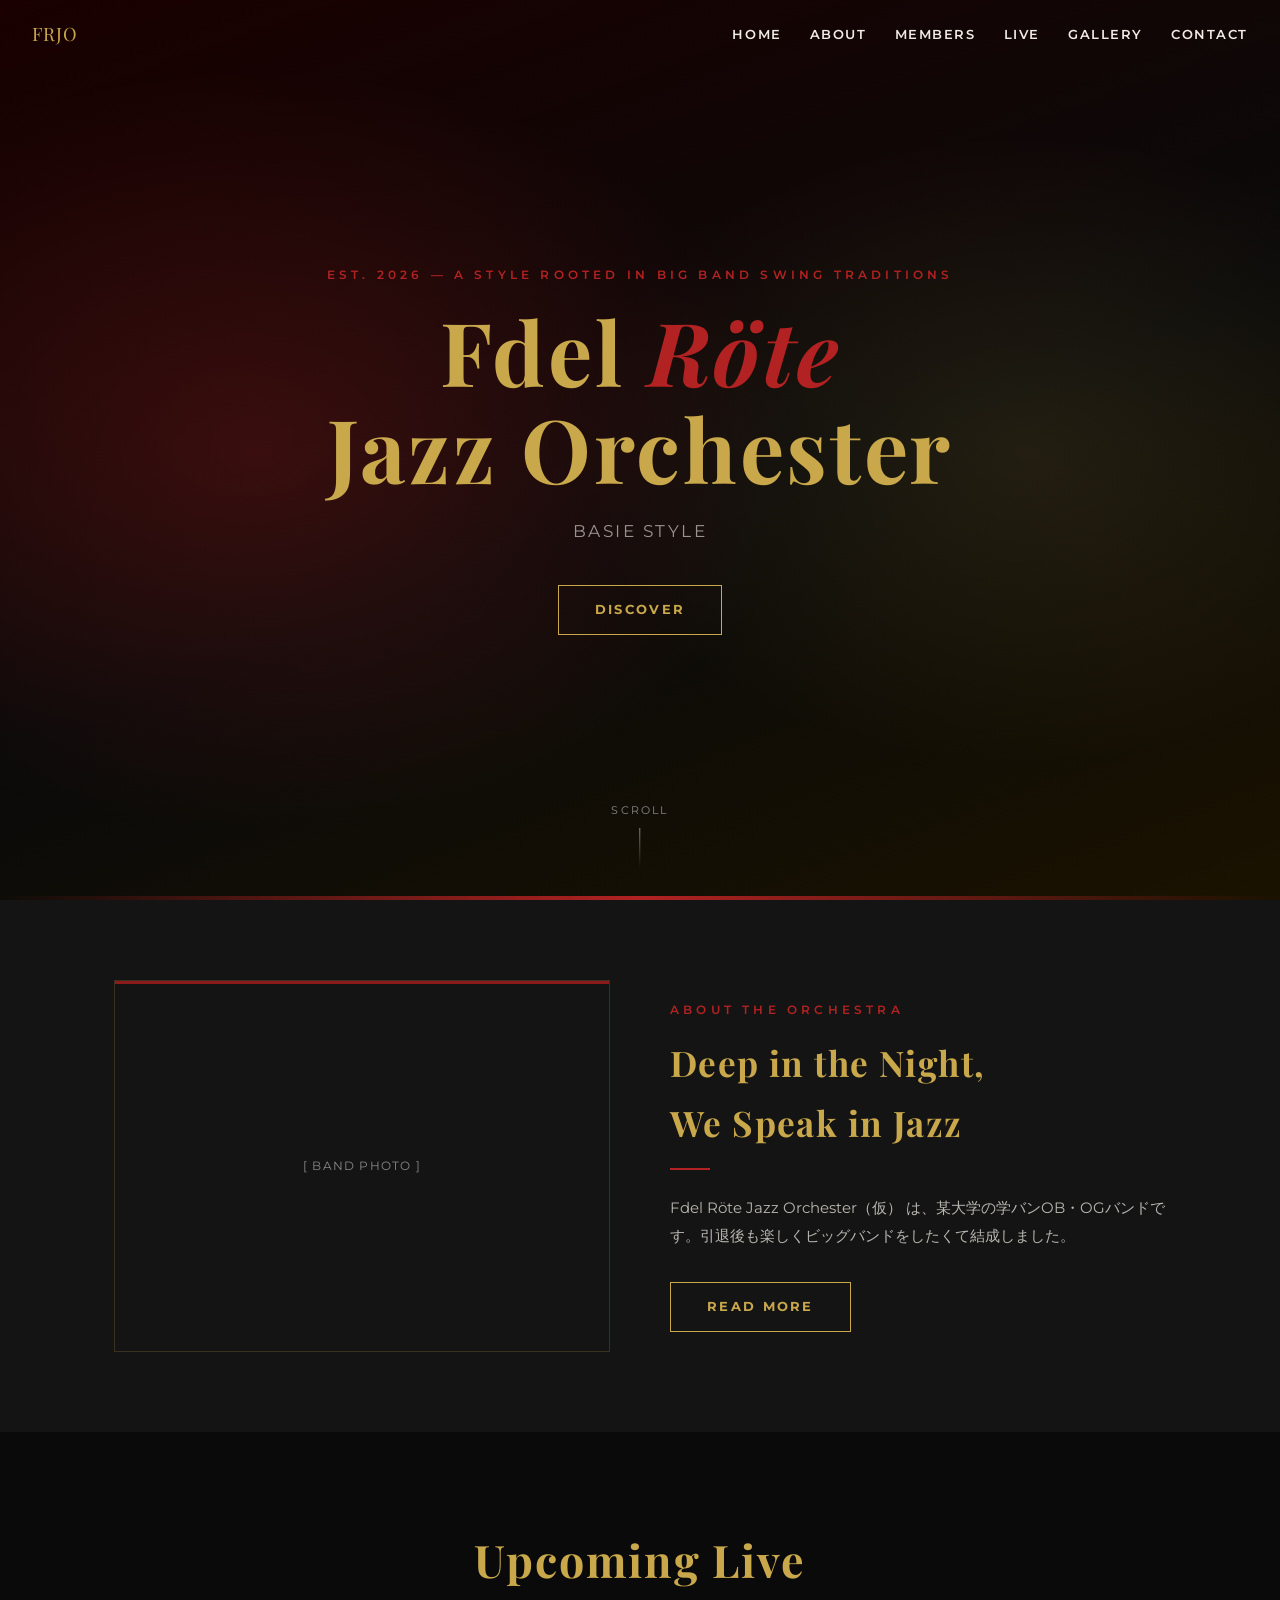
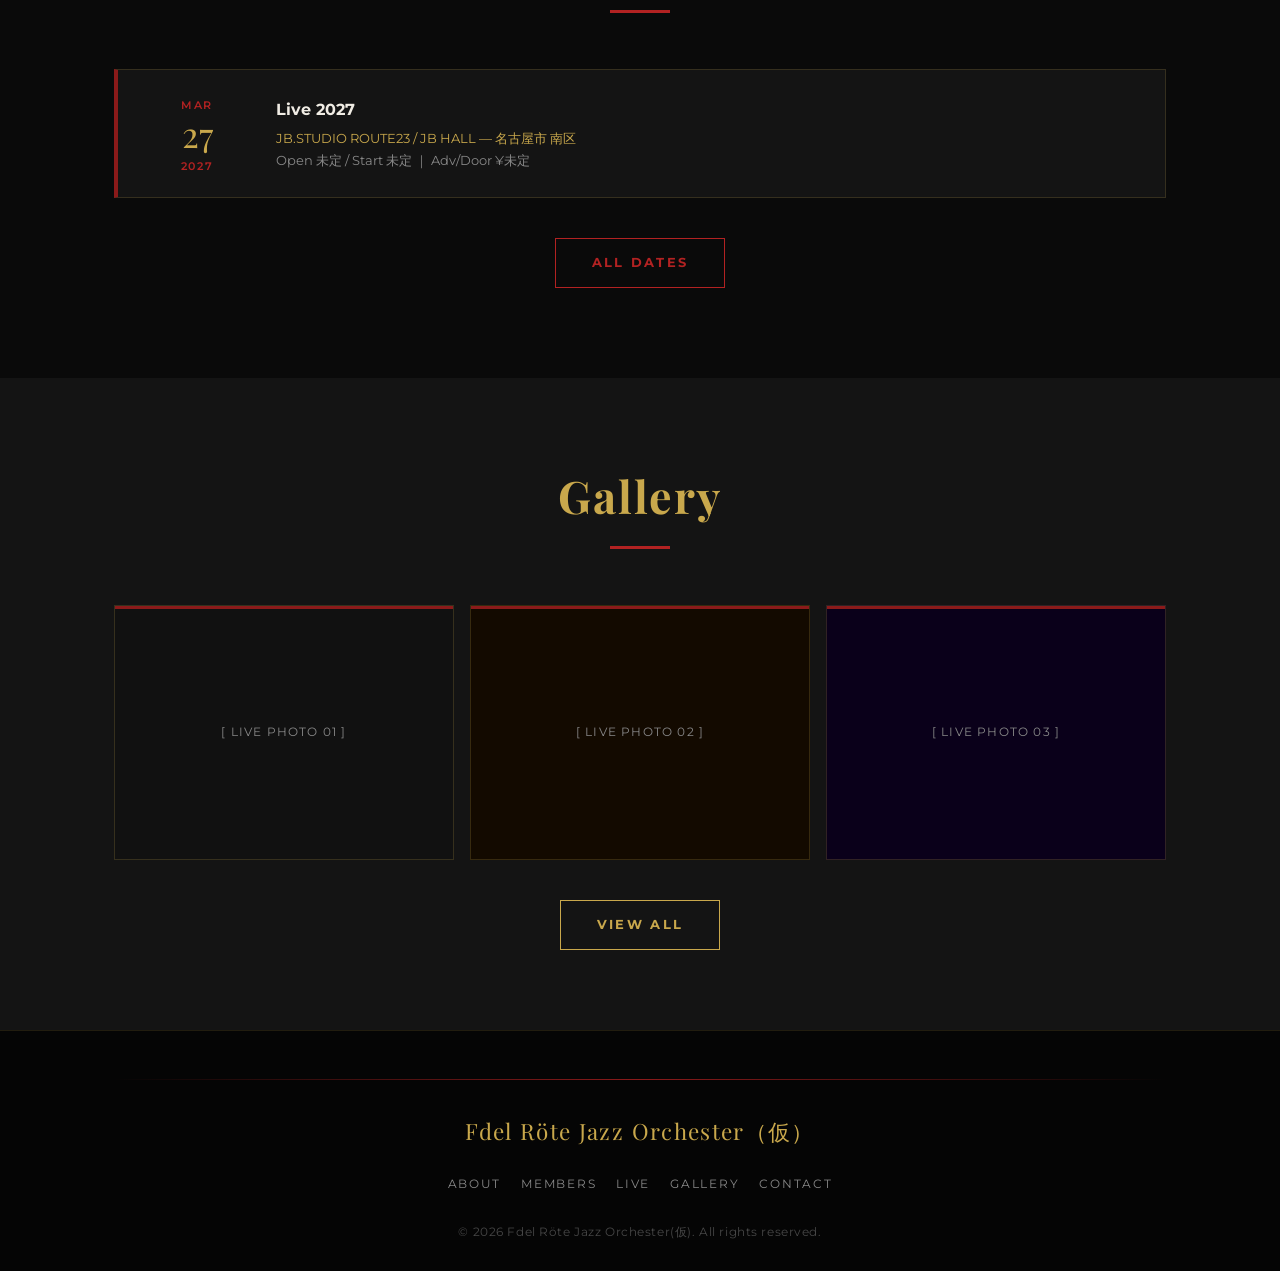
<file: index.html>
﻿<!DOCTYPE html>
<html lang="ja">
<head>
  <meta charset="UTF-8">
  <meta name="viewport" content="width=device-width, initial-scale=1.0">
  <title>Fdel Röte Jazz Orchester</title>
  <meta name="description" content="Fdel Röte Jazz Orchester（仮）">
  <link rel="icon" type="image/svg+xml" href="favicon.svg">
  <link rel="stylesheet" href="style.css">
</head>
<body>

  <!-- ===== Navigation ===== -->
  <nav id="navbar">
    <a class="nav-logo" href="index.html">FRJO</a>
    <button class="hamburger" id="hamburger" aria-label="メニュー" aria-expanded="false">
      <span></span><span></span><span></span>
    </button>
    <ul class="nav-links" id="nav-links">
      <li><a href="index.html">Home</a></li>
      <li><a href="about.html">About</a></li>
      <li><a href="members.html">Members</a></li>
      <li><a href="live.html">Live</a></li>
      <li><a href="gallery.html">Gallery</a></li>
      <li><a href="contact.html">Contact</a></li>
    </ul>
  </nav>

  <!-- ===== Hero ===== -->
  <section id="hero">
    <div class="hero-bg"></div>
    <div class="hero-content">
      <p class="hero-sub">Est. 2026 — A style rooted in big band swing traditions</p>
      <h1 class="hero-title">
        Fdel <span class="accent">Röte</span><br>Jazz Orchester
      </h1>
      <p class="hero-tagline">Basie style</p>
      <a href="about.html" class="btn">Discover</a>
    </div>
    <div class="scroll-hint">scroll</div>
  </section>

  <!-- ===== About Snippet ===== -->
  <section class="about-snippet">
    <div class="container">
      <div class="dummy-img slide-left" style="min-height:280px;">
        [ Band Photo ]
      </div>
      <div class="slide-right">
        <p class="hero-sub" style="text-align:left;margin-bottom:12px;">About the Orchestra</p>
        <h2 class="section-title" style="text-align:left;font-size:clamp(1.5rem,3vw,2.2rem);">
          Deep in the Night,<br>We Speak in Jazz
        </h2>
        <div style="width:40px;height:2px;background:var(--crimson-lt);margin:16px 0 24px;"></div>
        <p style="color:rgba(240,236,228,.75);line-height:1.85;">
          Fdel Röte Jazz Orchester（仮） は、某大学の学バンOB・OGバンドです。引退後も楽しくビッグバンドをしたくて結成しました。
        </p>
        <a href="about.html" class="btn mt-32" style="display:inline-block;">Read More</a>
      </div>
    </div>
  </section>

  <!-- ===== Latest Live ===== -->
  <section class="section">
    <div class="container">
      <h2 class="section-title">Upcoming Live</h2>
      <div class="divider"></div>
      <ul class="live-list">
        <li class="live-item slide-up">
          <div class="live-date">
            <span class="month">Mar</span>
            <div class="day">27</div>
            <span class="month">2027</span>
          </div>
          <div class="live-info">
            <h3>Live 2027</h3>
            <p class="venue">JB.STUDIO ROUTE23 / JB HALL — 名古屋市 南区</p>
            <p>Open 未定 / Start 未定 ｜ Adv/Door ¥未定</p>
          </div>
        </li>
      </ul>
      <div style="text-align:center;margin-top:40px;">
        <a href="live.html" class="btn btn-crimson">All Dates</a>
      </div>
    </div>
  </section>

  <!-- ===== Gallery Teaser ===== -->
  <section class="section" style="background:var(--dark);padding-top:80px;padding-bottom:80px;">
    <div class="container">
      <h2 class="section-title">Gallery</h2>
      <div class="divider"></div>
      <div class="gallery-grid">
        <div class="gallery-item slide-up">
          <div class="dummy-img" style="height:100%;background:#111;">[ Live Photo 01 ]</div>
          <div class="gallery-overlay"><h3>Everyday Moments</h3><p>Aug 2025</p></div>
        </div>
        <div class="gallery-item slide-up">
          <div class="dummy-img" style="height:100%;background:#130a00;">[ Live Photo 02 ]</div>
          <div class="gallery-overlay"><h3>Everyday Moments</h3><p>May 2025</p></div>
        </div>
        <div class="gallery-item slide-up">
          <div class="dummy-img" style="height:100%;background:#0a001a;">[ Live Photo 03 ]</div>
          <div class="gallery-overlay"><h3>Everyday Moments</h3><p>Jan 2025</p></div>
        </div>
      </div>
      <div style="text-align:center;margin-top:40px;">
        <a href="gallery.html" class="btn">View All</a>
      </div>
    </div>
  </section>

  <!-- ===== Footer ===== -->
  <footer>
    <div class="container">
      <div class="crimson-rule"></div>
      <div class="footer-logo">Fdel Röte Jazz Orchester（仮）</div>
      <ul class="footer-nav">
        <li><a href="about.html">About</a></li>
        <li><a href="members.html">Members</a></li>
        <li><a href="live.html">Live</a></li>
        <li><a href="gallery.html">Gallery</a></li>
        <li><a href="contact.html">Contact</a></li>
      </ul>
      <p class="footer-copy">&copy; 2026 Fdel Röte Jazz Orchester(仮). All rights reserved.</p>
    </div>
  </footer>

  <script src="script.js"></script>
</body>
</html>
</file>
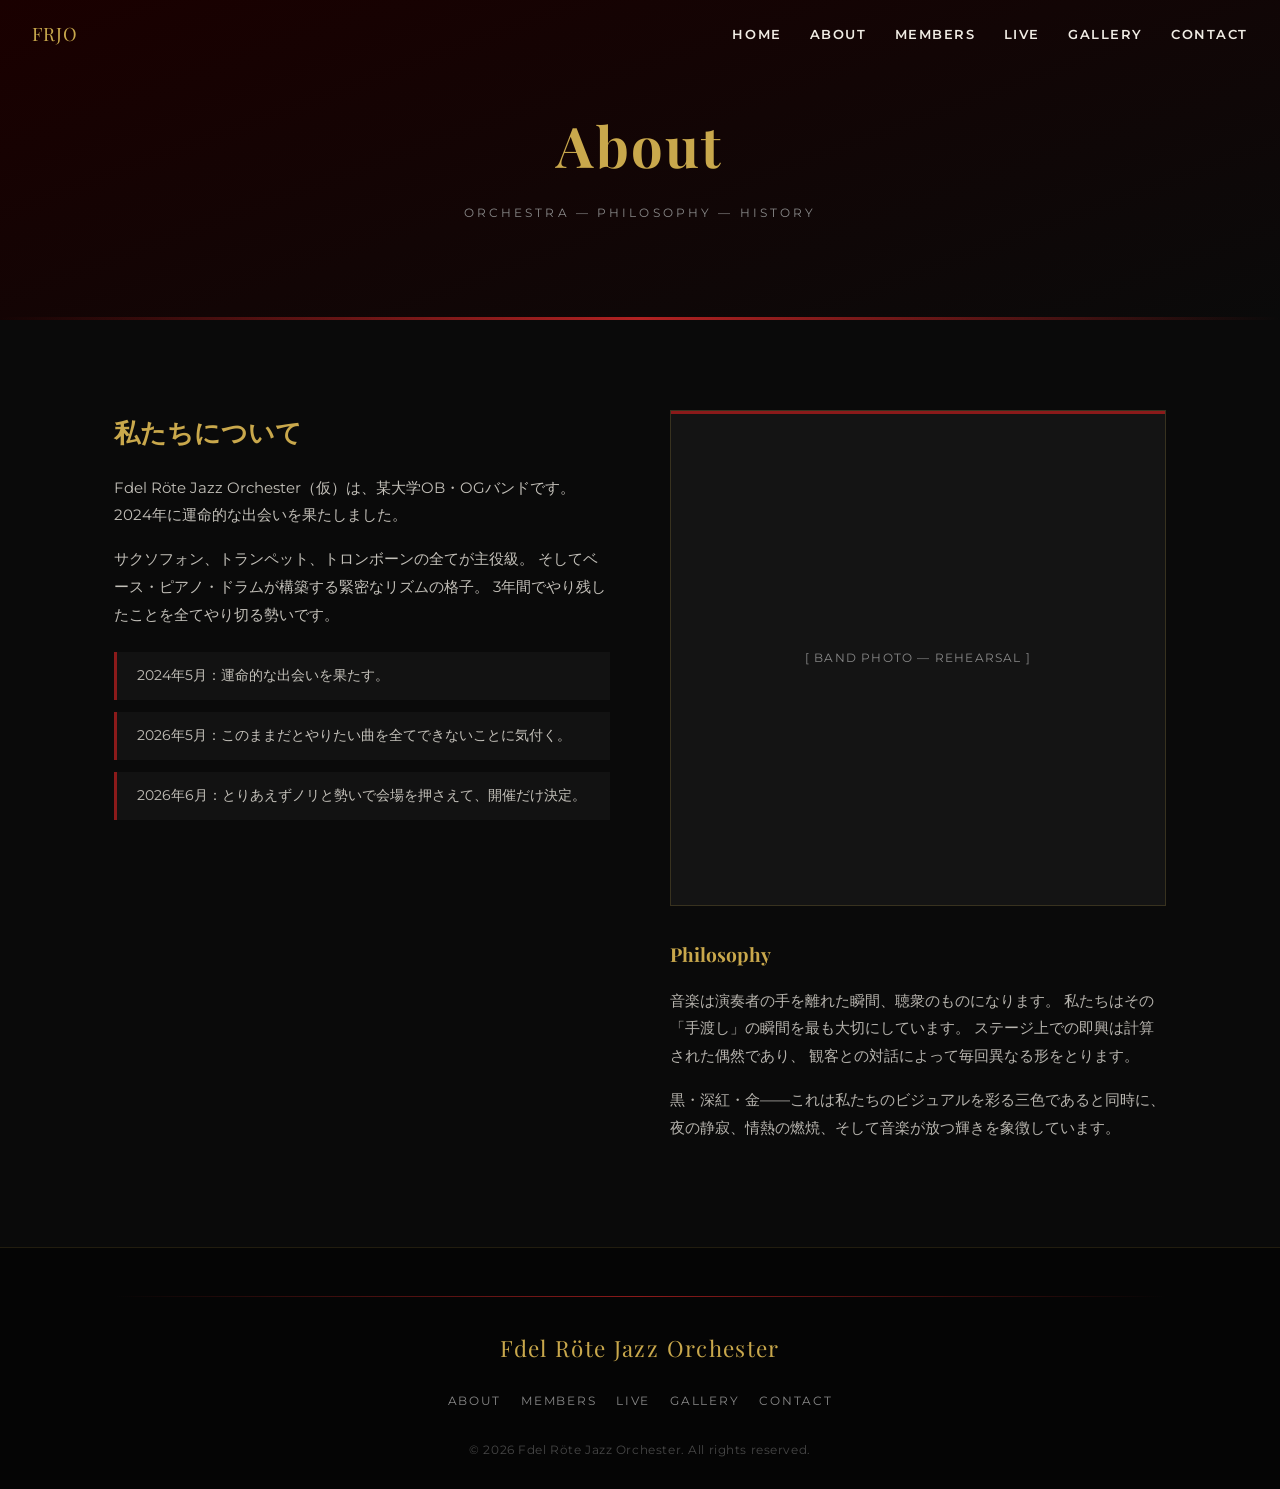
<file: about.html>
﻿<!DOCTYPE html>
<html lang="ja">
<head>
  <meta charset="UTF-8">
  <meta name="viewport" content="width=device-width, initial-scale=1.0">
  <title>About — Fdel Röte Jazz Orchester</title>
  <meta name="description" content="Fdel Röte Jazz Orchester のバンド紹介・活動コンセプト。">
  <link rel="icon" type="image/svg+xml" href="favicon.svg">
  <link rel="stylesheet" href="style.css">
</head>
<body>

  <nav id="navbar">
    <a class="nav-logo" href="index.html">FRJO</a>
    <button class="hamburger" id="hamburger" aria-label="メニュー" aria-expanded="false">
      <span></span><span></span><span></span>
    </button>
    <ul class="nav-links" id="nav-links">
      <li><a href="index.html">Home</a></li>
      <li><a href="about.html">About</a></li>
      <li><a href="members.html">Members</a></li>
      <li><a href="live.html">Live</a></li>
      <li><a href="gallery.html">Gallery</a></li>
      <li><a href="contact.html">Contact</a></li>
    </ul>
  </nav>

  <div class="page-hero">
    <div>
      <h1 class="section-title" style="margin-bottom:0;">About</h1>
      <p>Orchestra — Philosophy — History</p>
    </div>
  </div>

  <section class="section">
    <div class="container">
      <div class="about-content">
        <!-- Left: text -->
        <div class="slide-left">
          <h2 style="font-size:1.6rem;margin-bottom:20px;">私たちについて</h2>
          <p>
            Fdel Röte Jazz Orchester（仮）は、某大学OB・OGバンドです。
            2024年に運命的な出会いを果たしました。
          </p>
          <p>
            サクソフォン、トランペット、トロンボーンの全てが主役級。
            そしてベース・ピアノ・ドラムが構築する緊密なリズムの格子。
            3年間でやり残したことを全てやり切る勢いです。
          </p>

          <ul class="about-highlights">
            <li>2024年5月：運命的な出会いを果たす。</li>
            <li>2026年5月：このままだとやりたい曲を全てできないことに気付く。</li>
            <li>2026年6月：とりあえずノリと勢いで会場を押さえて、開催だけ決定。</li>
          </ul>
        </div>

        <!-- Right: image + philosophy -->
        <div class="slide-right">
          <div class="dummy-img" style="aspect-ratio:1;margin-bottom:32px;">[ Band Photo — Rehearsal ]</div>

          <h2 style="font-size:1.2rem;margin-bottom:16px;">Philosophy</h2>
          <p style="color:rgba(240,236,228,.75);">
            音楽は演奏者の手を離れた瞬間、聴衆のものになります。
            私たちはその「手渡し」の瞬間を最も大切にしています。
            ステージ上での即興は計算された偶然であり、
            観客との対話によって毎回異なる形をとります。
          </p>
          <p style="color:rgba(240,236,228,.75);">
            黒・深紅・金——これは私たちのビジュアルを彩る三色であると同時に、
            夜の静寂、情熱の燃焼、そして音楽が放つ輝きを象徴しています。
          </p>
        </div>
      </div>
    </div>
  </section>

  <footer>
    <div class="container">
      <div class="crimson-rule"></div>
      <div class="footer-logo">Fdel Röte Jazz Orchester</div>
      <ul class="footer-nav">
        <li><a href="about.html">About</a></li>
        <li><a href="members.html">Members</a></li>
        <li><a href="live.html">Live</a></li>
        <li><a href="gallery.html">Gallery</a></li>
        <li><a href="contact.html">Contact</a></li>
      </ul>
      <p class="footer-copy">&copy; 2026 Fdel Röte Jazz Orchester. All rights reserved.</p>
    </div>
  </footer>

  <script src="script.js"></script>
</body>
</html>
</file>
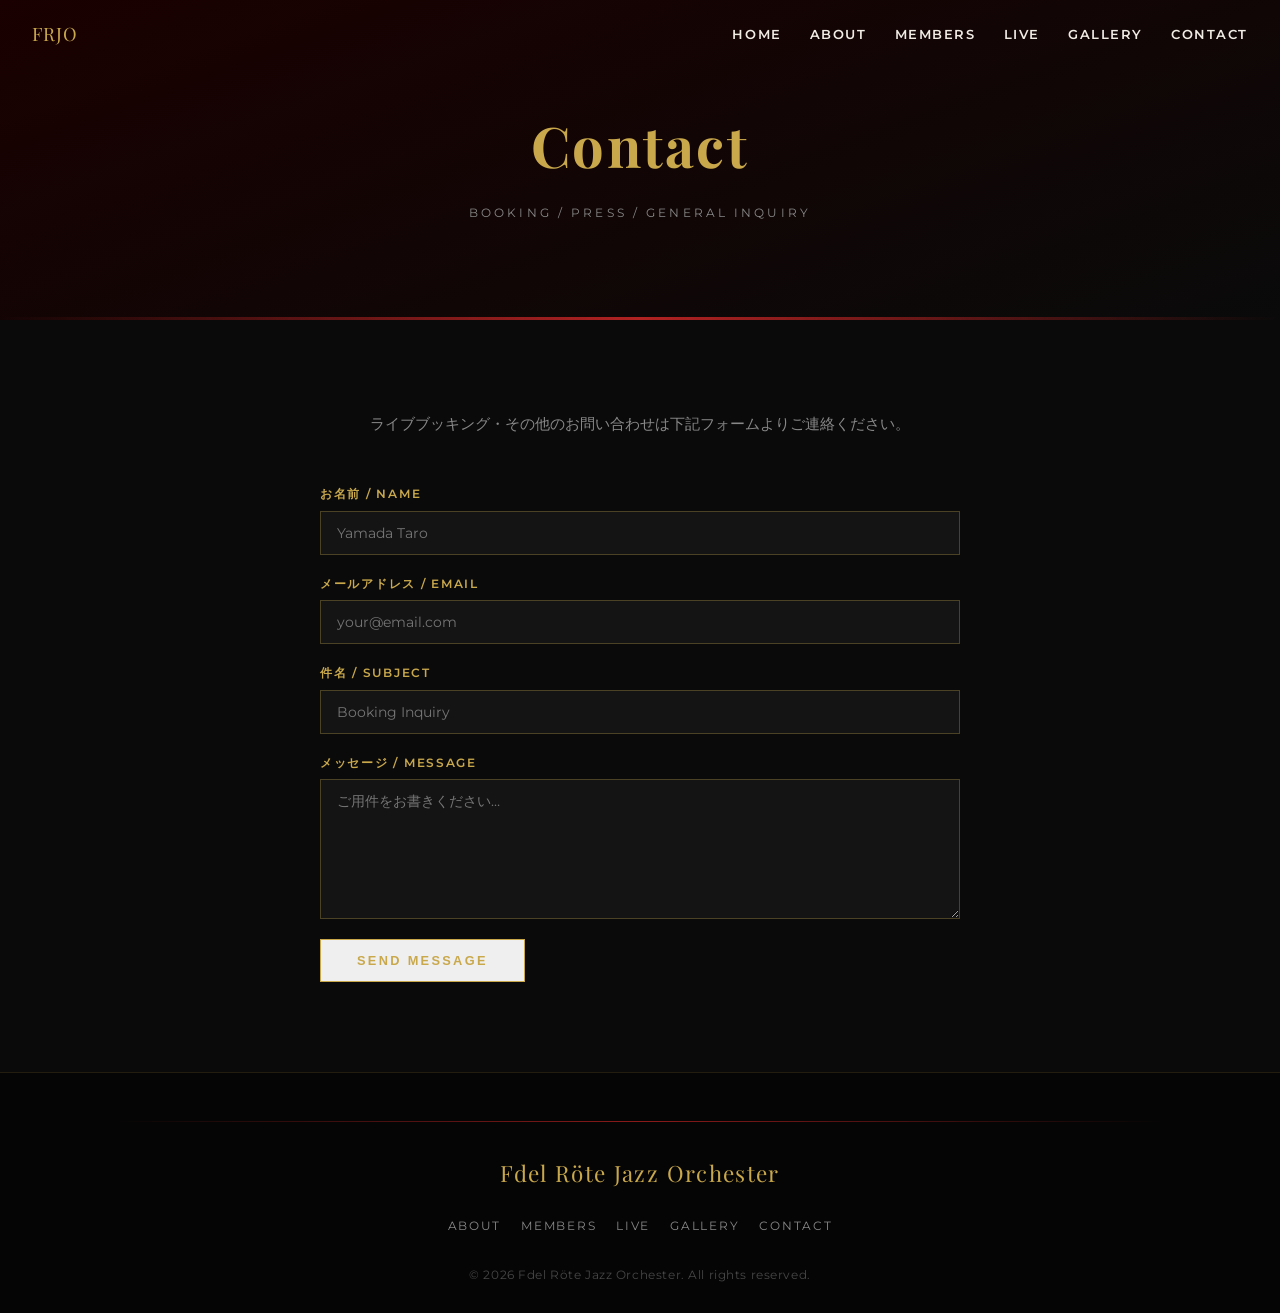
<file: contact.html>
﻿<!DOCTYPE html>
<html lang="ja">
<head>
  <meta charset="UTF-8">
  <meta name="viewport" content="width=device-width, initial-scale=1.0">
  <title>Contact — Fdel Röte Jazz Orchester</title>
  <link rel="icon" type="image/svg+xml" href="favicon.svg">
  <link rel="stylesheet" href="style.css">
</head>
<body>

  <nav id="navbar">
    <a class="nav-logo" href="index.html">FRJO</a>
    <button class="hamburger" id="hamburger" aria-label="メニュー" aria-expanded="false">
      <span></span><span></span><span></span>
    </button>
    <ul class="nav-links" id="nav-links">
      <li><a href="index.html">Home</a></li>
      <li><a href="about.html">About</a></li>
      <li><a href="members.html">Members</a></li>
      <li><a href="live.html">Live</a></li>
      <li><a href="gallery.html">Gallery</a></li>
      <li><a href="contact.html">Contact</a></li>
    </ul>
  </nav>

  <div class="page-hero">
    <div>
      <h1 class="section-title" style="margin-bottom:0;">Contact</h1>
      <p>Booking / Press / General Inquiry</p>
    </div>
  </div>

  <section class="section">
    <div class="container">
      <div style="max-width:700px;margin:0 auto;">
        <p style="text-align:center;color:var(--gray);margin-bottom:48px;line-height:1.8;">
          ライブブッキング・その他のお問い合わせは下記フォームよりご連絡ください。<br>
        </p>

        <form id="contact-form" class="contact-form slide-up" novalidate>
          <div class="form-group">
            <label for="name">お名前 / Name</label>
            <input type="text" id="name" name="name" placeholder="Yamada Taro" autocomplete="name" required>
          </div>
          <div class="form-group">
            <label for="email">メールアドレス / Email</label>
            <input type="email" id="email" name="email" placeholder="your@email.com" autocomplete="email" required>
          </div>
          <div class="form-group">
            <label for="subject">件名 / Subject</label>
            <input type="text" id="subject" name="subject" placeholder="Booking Inquiry">
          </div>
          <div class="form-group">
            <label for="message">メッセージ / Message</label>
            <textarea id="message" name="message" placeholder="ご用件をお書きください…" required></textarea>
          </div>
          <button type="submit" class="btn" style="align-self:flex-start;">Send Message</button>
          <p id="form-status" class="form-status" role="alert"></p>
        </form>
      </div>
    </div>
  </section>

  <footer>
    <div class="container">
      <div class="crimson-rule"></div>
      <div class="footer-logo">Fdel Röte Jazz Orchester</div>
      <ul class="footer-nav">
        <li><a href="about.html">About</a></li>
        <li><a href="members.html">Members</a></li>
        <li><a href="live.html">Live</a></li>
        <li><a href="gallery.html">Gallery</a></li>
        <li><a href="contact.html">Contact</a></li>
      </ul>
      <p class="footer-copy">&copy; 2026 Fdel Röte Jazz Orchester. All rights reserved.</p>
    </div>
  </footer>

  <script src="script.js"></script>
</body>
</html>
</file>
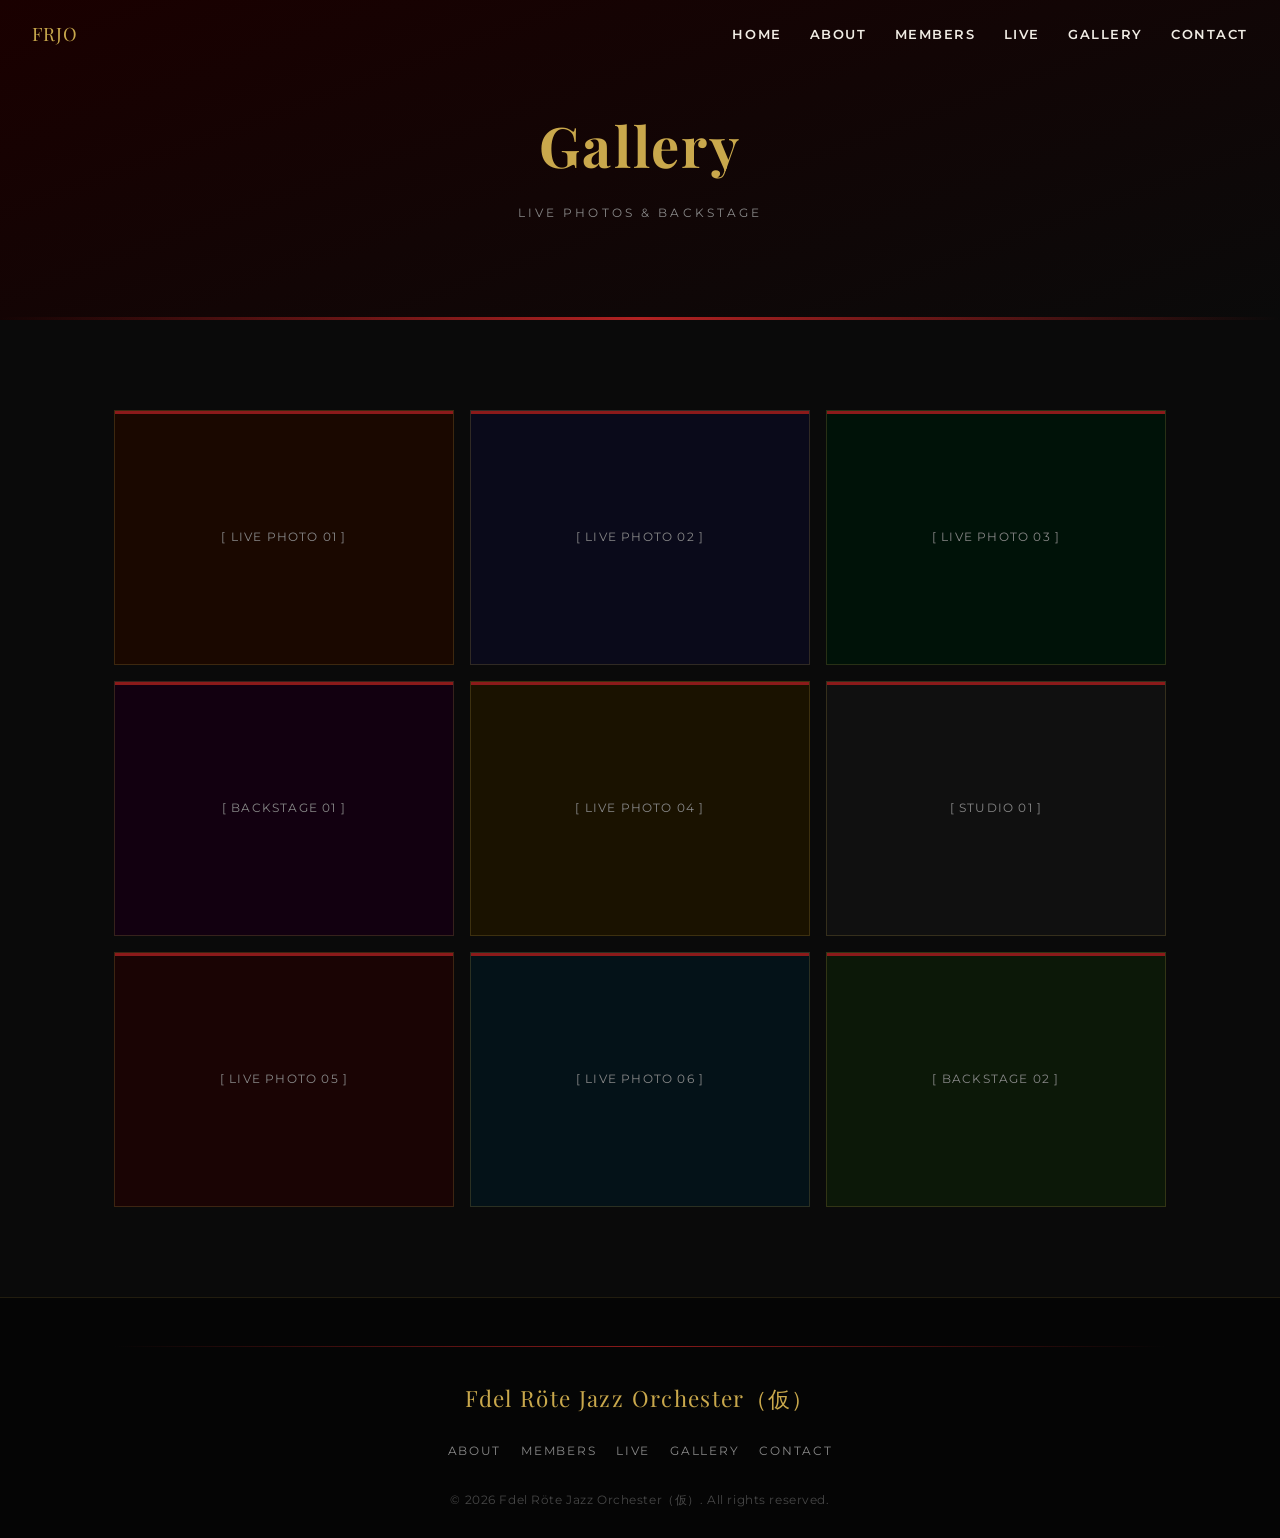
<file: gallery.html>
﻿<!DOCTYPE html>
<html lang="ja">
<head>
  <meta charset="UTF-8">
  <meta name="viewport" content="width=device-width, initial-scale=1.0">
  <title>Gallery — Fdel Röte Jazz Orchester（仮）</title>
  <link rel="icon" type="image/svg+xml" href="favicon.svg">
  <link rel="stylesheet" href="style.css">
</head>
<body>

  <nav id="navbar">
    <a class="nav-logo" href="index.html">FRJO</a>
    <button class="hamburger" id="hamburger" aria-label="メニュー" aria-expanded="false">
      <span></span><span></span><span></span>
    </button>
    <ul class="nav-links" id="nav-links">
      <li><a href="index.html">Home</a></li>
      <li><a href="about.html">About</a></li>
      <li><a href="members.html">Members</a></li>
      <li><a href="live.html">Live</a></li>
      <li><a href="gallery.html">Gallery</a></li>
      <li><a href="contact.html">Contact</a></li>
    </ul>
  </nav>

  <div class="page-hero">
    <div>
      <h1 class="section-title" style="margin-bottom:0;">Gallery</h1>
      <p>Live Photos &amp; Backstage</p>
    </div>
  </div>

  <section class="section">
    <div class="container">

      <div class="gallery-grid">

        <div class="gallery-item slide-up">
          <div class="dummy-img" style="height:100%;background:#1a0800;">[ Live Photo 01 ]</div>
          <div class="gallery-overlay">
            <h3>Everyday Moments</h3>
            <p>Aug 2025 · Velvet Underground Hall</p>
          </div>
        </div>

        <div class="gallery-item slide-up">
          <div class="dummy-img" style="height:100%;background:#0a0a1a;">[ Live Photo 02 ]</div>
          <div class="gallery-overlay">
            <h3>Everyday Moments</h3>
            <p>Nov 2025 · Club Röte</p>
          </div>
        </div>

        <div class="gallery-item slide-up">
          <div class="dummy-img" style="height:100%;background:#001208;">[ Live Photo 03 ]</div>
          <div class="gallery-overlay">
            <h3>Everyday Moments</h3>
            <p>Mar 2025 · Noir Stage</p>
          </div>
        </div>

        <div class="gallery-item slide-up">
          <div class="dummy-img" style="height:100%;background:#120010;">[ Backstage 01 ]</div>
          <div class="gallery-overlay">
            <h3>Backstage — Pre-show</h3>
            <p>Aug 2025 · Behind the curtain</p>
          </div>
        </div>

        <div class="gallery-item slide-up">
          <div class="dummy-img" style="height:100%;background:#1a1200;">[ Live Photo 04 ]</div>
          <div class="gallery-overlay">
            <h3>Everyday Moments</h3>
            <p>Oct 2024 · Grandir Hall</p>
          </div>
        </div>

        <div class="gallery-item slide-up">
          <div class="dummy-img" style="height:100%;background:#101010;">[ Studio 01 ]</div>
          <div class="gallery-overlay">
            <h3>Everyday Moments</h3>
            <p>Jan 2025 · Recording Studio</p>
          </div>
        </div>

        <div class="gallery-item slide-up">
          <div class="dummy-img" style="height:100%;background:#1a0404;">[ Live Photo 05 ]</div>
          <div class="gallery-overlay">
            <h3>Everyday Moments</h3>
            <p>Jul 2024 · Club Obsidian</p>
          </div>
        </div>

        <div class="gallery-item slide-up">
          <div class="dummy-img" style="height:100%;background:#041218;">[ Live Photo 06 ]</div>
          <div class="gallery-overlay">
            <h3>Everyday Moments</h3>
            <p>Dec 2024 · The Lacquer Room</p>
          </div>
        </div>

        <div class="gallery-item slide-up">
          <div class="dummy-img" style="height:100%;background:#0c1808;">[ Backstage 02 ]</div>
          <div class="gallery-overlay">
            <h3>Backstage — Rehearsal</h3>
            <p>Sep 2025 · Club Röte</p>
          </div>
        </div>

      </div>
    </div>
  </section>

  <footer>
    <div class="container">
      <div class="crimson-rule"></div>
      <div class="footer-logo">Fdel Röte Jazz Orchester（仮）</div>
      <ul class="footer-nav">
        <li><a href="about.html">About</a></li>
        <li><a href="members.html">Members</a></li>
        <li><a href="live.html">Live</a></li>
        <li><a href="gallery.html">Gallery</a></li>
        <li><a href="contact.html">Contact</a></li>
      </ul>
      <p class="footer-copy">&copy; 2026 Fdel Röte Jazz Orchester（仮）. All rights reserved.</p>
    </div>
  </footer>

  <script src="script.js"></script>
</body>
</html>
</file>
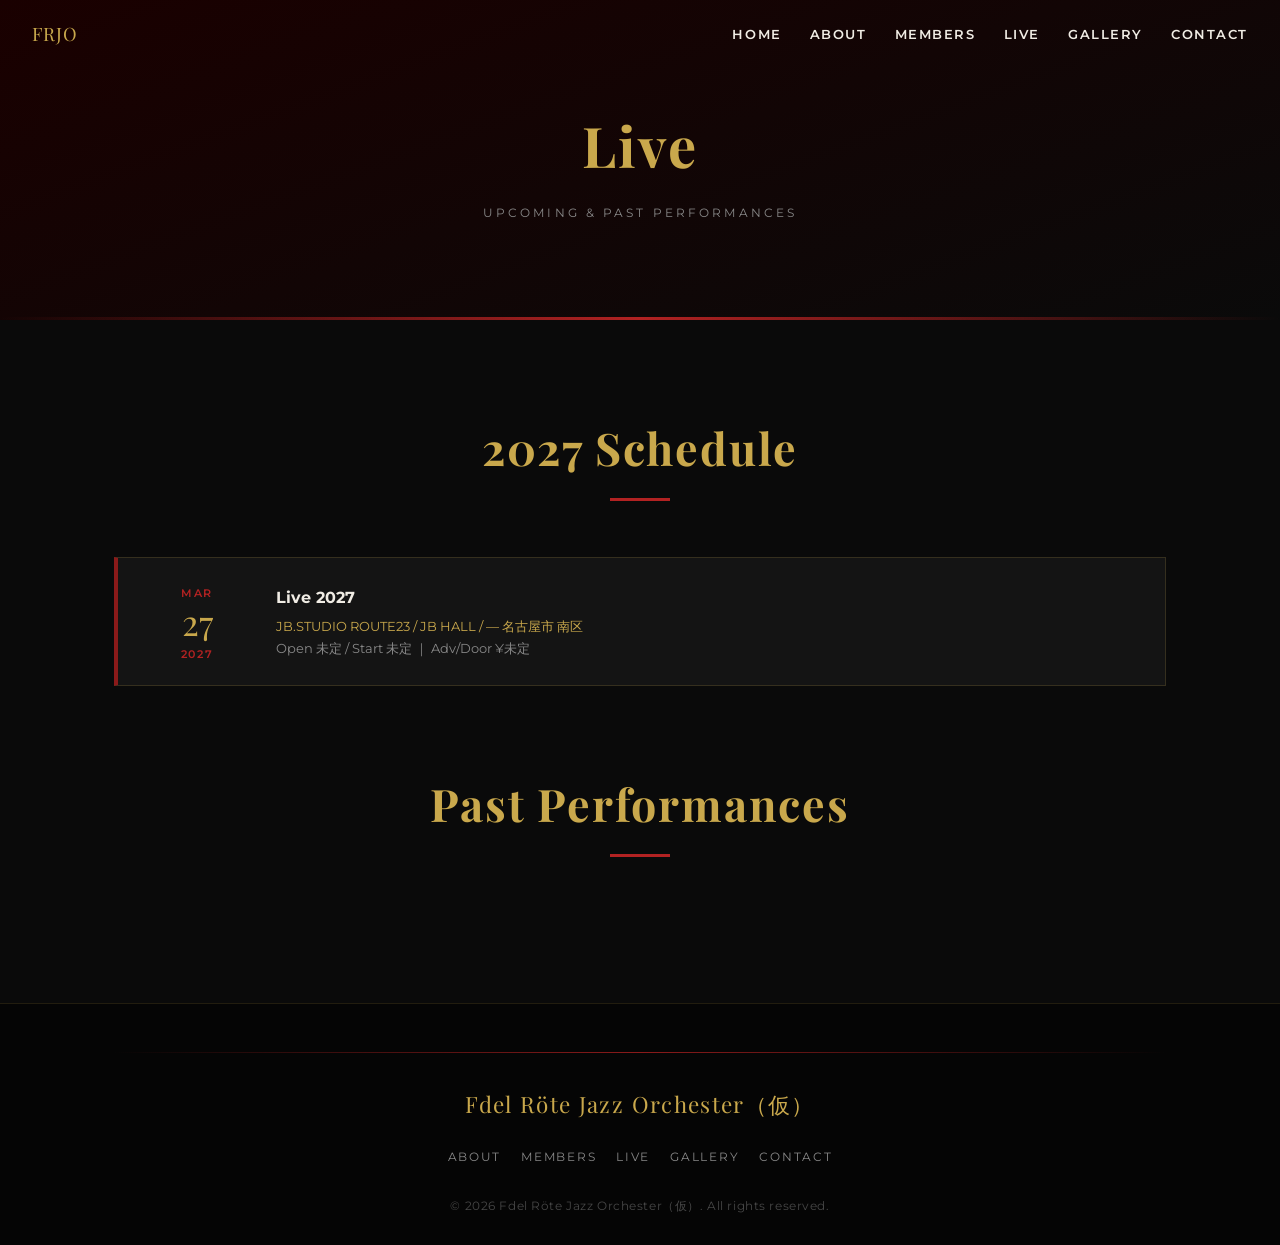
<file: live.html>
﻿<!DOCTYPE html>
<html lang="ja">
<head>
  <meta charset="UTF-8">
  <meta name="viewport" content="width=device-width, initial-scale=1.0">
  <title>Live — Fdel Röte Jazz Orchester</title>
  <link rel="icon" type="image/svg+xml" href="favicon.svg">
  <link rel="stylesheet" href="style.css">
</head>
<body>

  <nav id="navbar">
    <a class="nav-logo" href="index.html">FRJO</a>
    <button class="hamburger" id="hamburger" aria-label="メニュー" aria-expanded="false">
      <span></span><span></span><span></span>
    </button>
    <ul class="nav-links" id="nav-links">
      <li><a href="index.html">Home</a></li>
      <li><a href="about.html">About</a></li>
      <li><a href="members.html">Members</a></li>
      <li><a href="live.html">Live</a></li>
      <li><a href="gallery.html">Gallery</a></li>
      <li><a href="contact.html">Contact</a></li>
    </ul>
  </nav>

  <div class="page-hero">
    <div>
      <h1 class="section-title" style="margin-bottom:0;">Live</h1>
      <p>Upcoming &amp; Past Performances</p>
    </div>
  </div>

  <section class="section">
    <div class="container">

      <h2 class="section-title">2027 Schedule</h2>
      <div class="divider"></div>

      <ul class="live-list">

        <li class="live-item slide-up">
          <div class="live-date">
            <span class="month">Mar</span>
            <div class="day">27</div>
            <span class="month">2027</span>
          </div>
          <div class="live-info">
            <h3>Live 2027</h3>
            <p class="venue">JB.STUDIO ROUTE23 / JB HALL /  — 名古屋市 南区</p>
            <p>Open 未定 / Start 未定 ｜ Adv/Door ¥未定</p>
          </div>
        </li>
      </ul>

      <!-- Past -->
      <h2 class="section-title mt-32" style="margin-top:80px;">Past Performances</h2>
      <div class="divider"></div>

      <ul class="live-list">
        <li class="live-item slide-up hidden-live" style="opacity:.6;">
          <div class="live-date">
            <span class="month">Nov</span>
            <div class="day">08</div>
            <span class="month">2025</span>
          </div>
          <div class="live-info">
            <h3>Amber Sessions Vol.8</h3>
            <p class="venue">Club Röte — 架空市 南通り</p>
            <p>終演済み</p>
          </div>
        </li>
      </ul>

    </div>
  </section>

  <footer>
    <div class="container">
      <div class="crimson-rule"></div>
      <div class="footer-logo">Fdel Röte Jazz Orchester（仮）</div>
      <ul class="footer-nav">
        <li><a href="about.html">About</a></li>
        <li><a href="members.html">Members</a></li>
        <li><a href="live.html">Live</a></li>
        <li><a href="gallery.html">Gallery</a></li>
        <li><a href="contact.html">Contact</a></li>
      </ul>
      <p class="footer-copy">&copy; 2026 Fdel Röte Jazz Orchester（仮）. All rights reserved.</p>
    </div>
  </footer>

  <script src="script.js"></script>
</body>
</html>
</file>
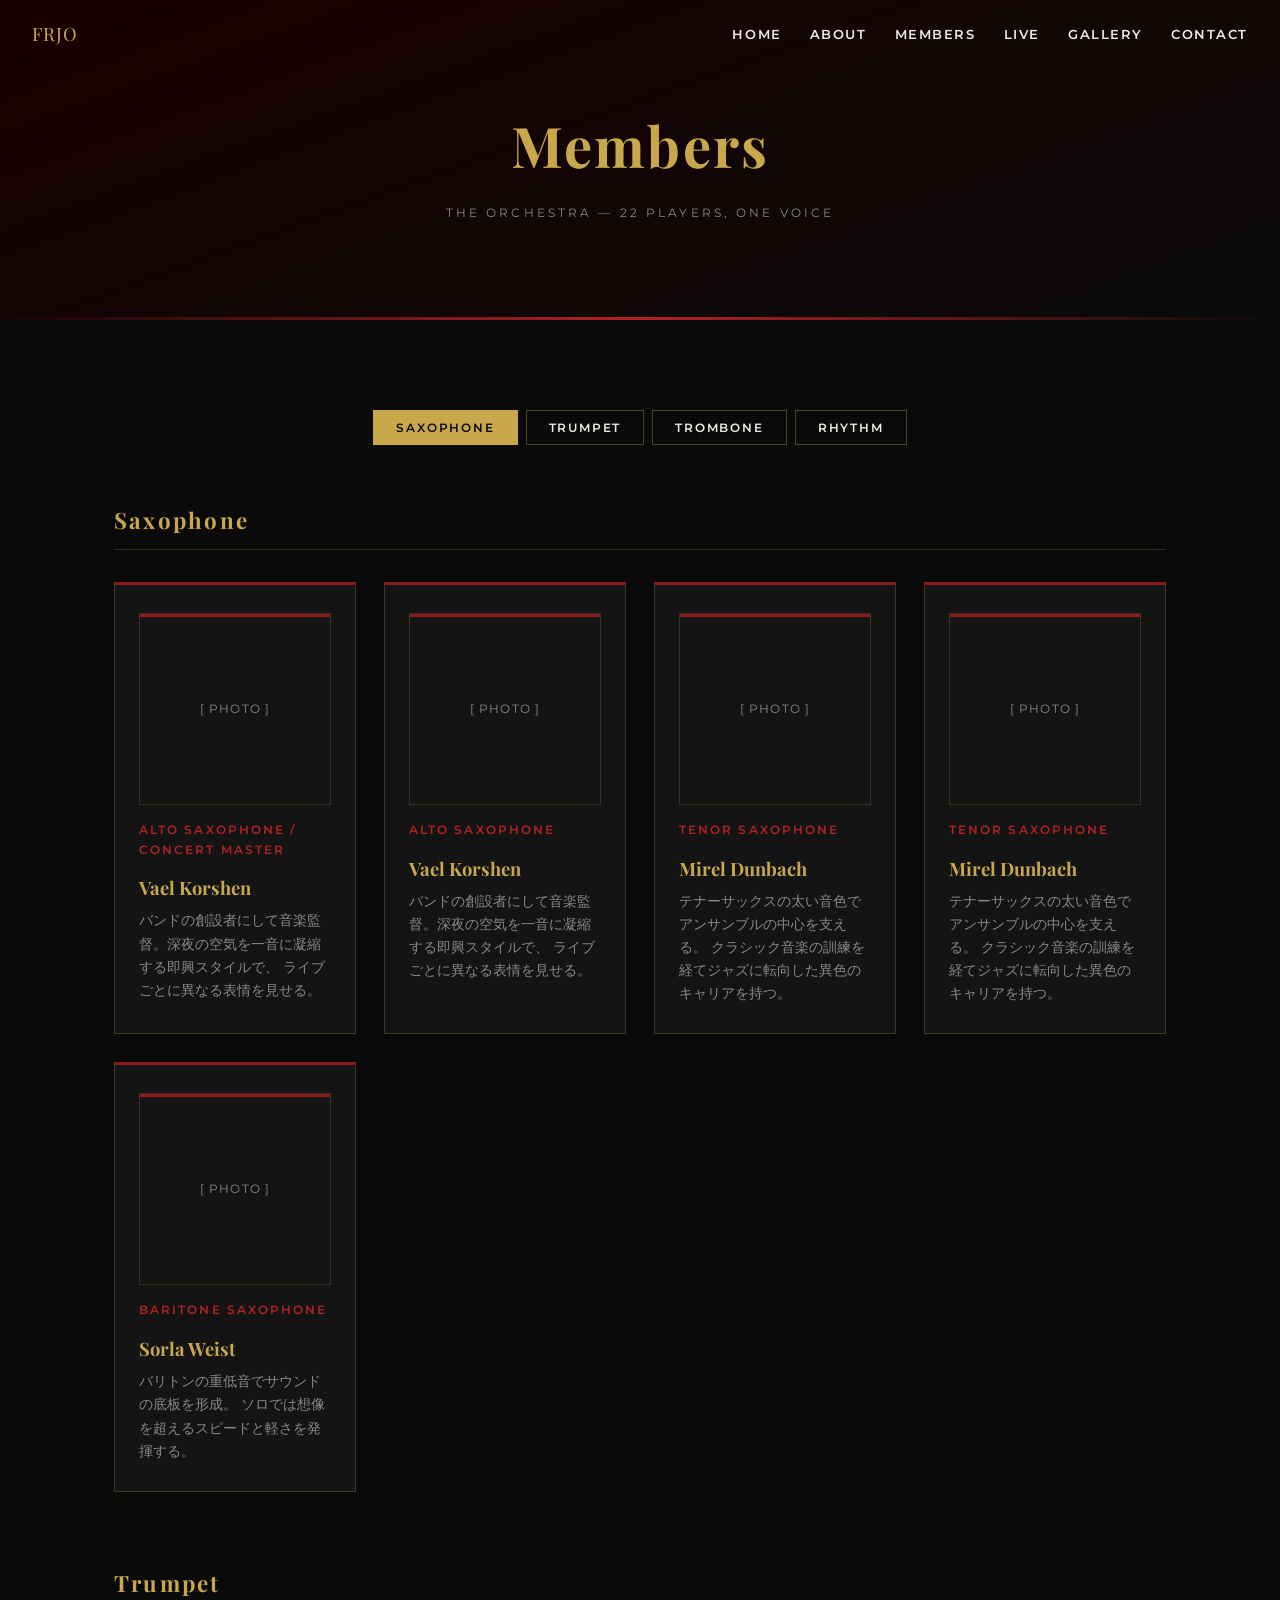
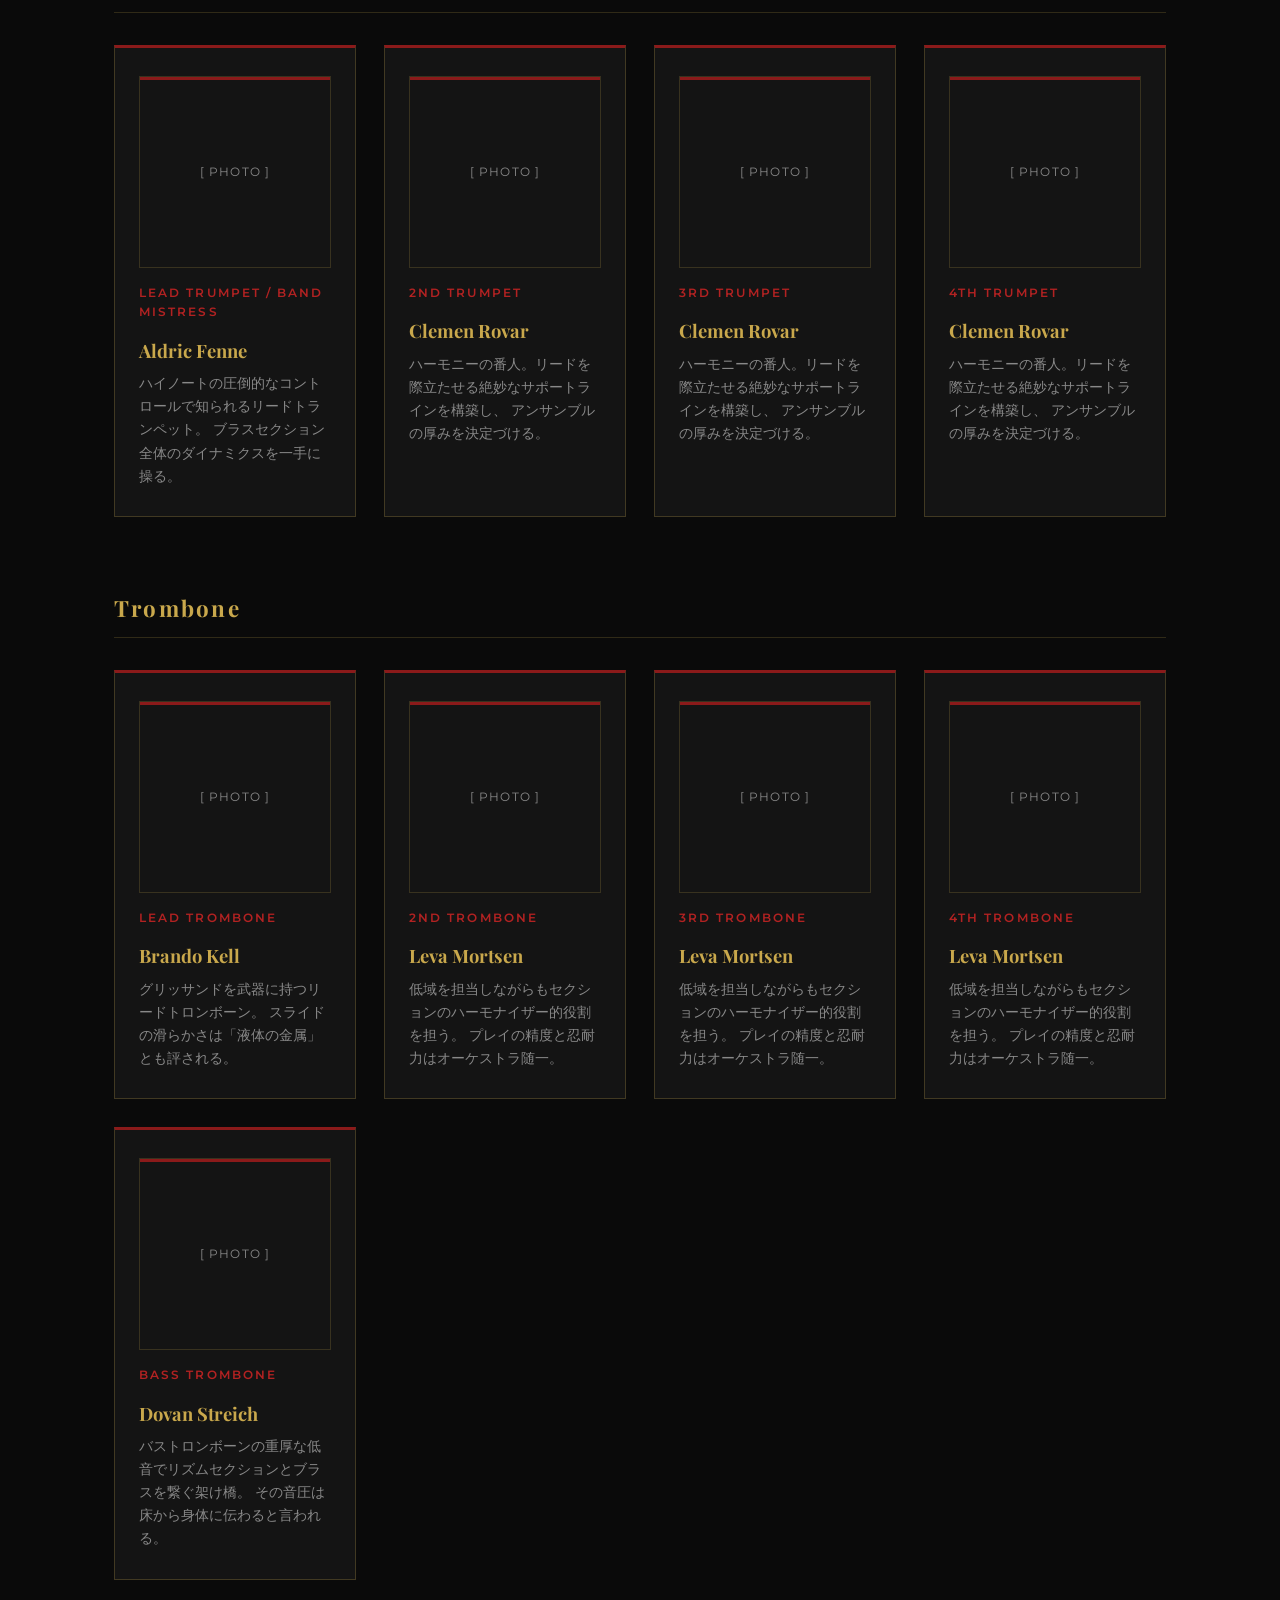
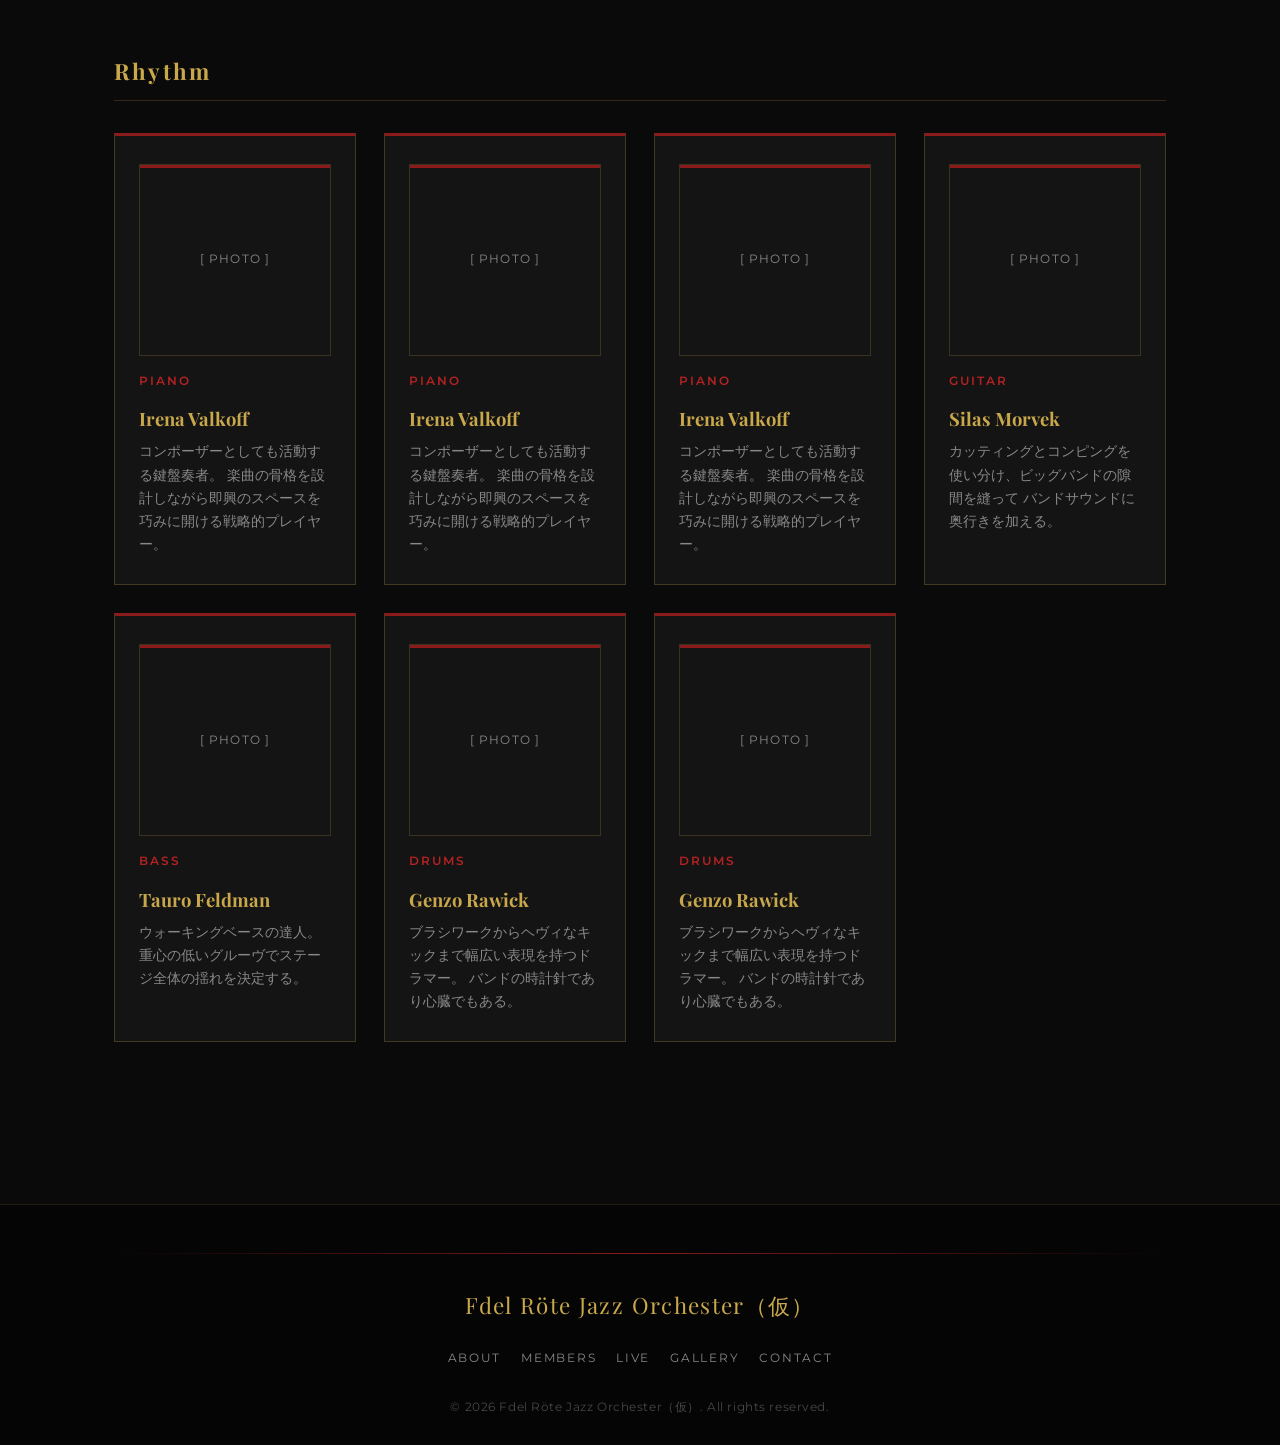
<file: members.html>
﻿<!DOCTYPE html>
<html lang="ja">
<head>
  <meta charset="UTF-8">
  <meta name="viewport" content="width=device-width, initial-scale=1.0">
  <title>Members — Fdel Röte Jazz Orchester（仮）</title>
  <link rel="icon" type="image/svg+xml" href="favicon.svg">
  <link rel="stylesheet" href="style.css">
</head>
<body>

  <nav id="navbar">
    <a class="nav-logo" href="index.html">FRJO</a>
    <button class="hamburger" id="hamburger" aria-label="メニュー" aria-expanded="false">
      <span></span><span></span><span></span>
    </button>
    <ul class="nav-links" id="nav-links">
      <li><a href="index.html">Home</a></li>
      <li><a href="about.html">About</a></li>
      <li><a href="members.html">Members</a></li>
      <li><a href="live.html">Live</a></li>
      <li><a href="gallery.html">Gallery</a></li>
      <li><a href="contact.html">Contact</a></li>
    </ul>
  </nav>

  <div class="page-hero">
    <div>
      <h1 class="section-title" style="margin-bottom:0;">Members</h1>
      <p>The Orchestra — 22 Players, One Voice</p>
    </div>
  </div>

  <section class="section">
    <div class="container">

      <!-- Tab bar -->
      <div class="tab-bar" role="navigation" aria-label="セクションナビ">
        <button class="tab-btn active" data-target="saxophone">Saxophone</button>
        <button class="tab-btn" data-target="trumpet">Trumpet</button>
        <button class="tab-btn" data-target="trombone">Trombone</button>
        <button class="tab-btn" data-target="rhythm">Rhythm</button>
      </div>

      <!-- Saxophone -->
      <div id="saxophone" class="members-section">
        <h2>Saxophone</h2>
        <div class="members-grid">
          <div class="card slide-left">
            <div class="dummy-img" style="aspect-ratio:1;margin-bottom:16px;">[ Photo ]</div>
            <p class="role">Alto Saxophone / Concert Master</p>
            <h3>Vael Korshen</h3>
            <p style="font-size:.85rem;color:var(--gray);">
              バンドの創設者にして音楽監督。深夜の空気を一音に凝縮する即興スタイルで、
              ライブごとに異なる表情を見せる。
            </p>
          </div>
          <div class="card slide-left">
            <div class="dummy-img" style="aspect-ratio:1;margin-bottom:16px;">[ Photo ]</div>
            <p class="role">Alto Saxophone </p>
            <h3>Vael Korshen</h3>
            <p style="font-size:.85rem;color:var(--gray);">
              バンドの創設者にして音楽監督。深夜の空気を一音に凝縮する即興スタイルで、
              ライブごとに異なる表情を見せる。
            </p>
          </div>
          <div class="card slide-right">
            <div class="dummy-img" style="aspect-ratio:1;margin-bottom:16px;">[ Photo ]</div>
            <p class="role">Tenor Saxophone</p>
            <h3>Mirel Dunbach</h3>
            <p style="font-size:.85rem;color:var(--gray);">
              テナーサックスの太い音色でアンサンブルの中心を支える。
              クラシック音楽の訓練を経てジャズに転向した異色のキャリアを持つ。
            </p>
          </div>
          <div class="card slide-right">
            <div class="dummy-img" style="aspect-ratio:1;margin-bottom:16px;">[ Photo ]</div>
            <p class="role">Tenor Saxophone</p>
            <h3>Mirel Dunbach</h3>
            <p style="font-size:.85rem;color:var(--gray);">
              テナーサックスの太い音色でアンサンブルの中心を支える。
              クラシック音楽の訓練を経てジャズに転向した異色のキャリアを持つ。
            </p>
          </div>
          <div class="card slide-left">
            <div class="dummy-img" style="aspect-ratio:1;margin-bottom:16px;">[ Photo ]</div>
            <p class="role">Baritone Saxophone</p>
            <h3>Sorla Weist</h3>
            <p style="font-size:.85rem;color:var(--gray);">
              バリトンの重低音でサウンドの底板を形成。
              ソロでは想像を超えるスピードと軽さを発揮する。
            </p>
          </div>
        </div>
      </div>

      <!-- Trumpet -->
      <div id="trumpet" class="members-section">
        <h2>Trumpet</h2>
        <div class="members-grid">
          <div class="card slide-left">
            <div class="dummy-img" style="aspect-ratio:1;margin-bottom:16px;">[ Photo ]</div>
            <p class="role">Lead Trumpet / Band Mistress</p>
            <h3>Aldric Fenne</h3>
            <p style="font-size:.85rem;color:var(--gray);">
              ハイノートの圧倒的なコントロールで知られるリードトランペット。
              ブラスセクション全体のダイナミクスを一手に操る。
            </p>
          </div>
          <div class="card slide-right">
            <div class="dummy-img" style="aspect-ratio:1;margin-bottom:16px;">[ Photo ]</div>
            <p class="role">2nd Trumpet</p>
            <h3>Clemen Rovar</h3>
            <p style="font-size:.85rem;color:var(--gray);">
              ハーモニーの番人。リードを際立たせる絶妙なサポートラインを構築し、
              アンサンブルの厚みを決定づける。
            </p>
          </div>
          <div class="card slide-right">
            <div class="dummy-img" style="aspect-ratio:1;margin-bottom:16px;">[ Photo ]</div>
            <p class="role">3rd Trumpet</p>
            <h3>Clemen Rovar</h3>
            <p style="font-size:.85rem;color:var(--gray);">
              ハーモニーの番人。リードを際立たせる絶妙なサポートラインを構築し、
              アンサンブルの厚みを決定づける。
            </p>
          </div>
          <div class="card slide-right">
            <div class="dummy-img" style="aspect-ratio:1;margin-bottom:16px;">[ Photo ]</div>
            <p class="role">4th Trumpet</p>
            <h3>Clemen Rovar</h3>
            <p style="font-size:.85rem;color:var(--gray);">
              ハーモニーの番人。リードを際立たせる絶妙なサポートラインを構築し、
              アンサンブルの厚みを決定づける。
            </p>
          </div>
        </div>
      </div>

      <!-- Trombone -->
      <div id="trombone" class="members-section">
        <h2>Trombone</h2>
        <div class="members-grid">
          <div class="card slide-left">
            <div class="dummy-img" style="aspect-ratio:1;margin-bottom:16px;">[ Photo ]</div>
            <p class="role">Lead Trombone</p>
            <h3>Brando Kell</h3>
            <p style="font-size:.85rem;color:var(--gray);">
              グリッサンドを武器に持つリードトロンボーン。
              スライドの滑らかさは「液体の金属」とも評される。
            </p>
          </div>
          <div class="card slide-right">
            <div class="dummy-img" style="aspect-ratio:1;margin-bottom:16px;">[ Photo ]</div>
            <p class="role">2nd Trombone</p>
            <h3>Leva Mortsen</h3>
            <p style="font-size:.85rem;color:var(--gray);">
              低域を担当しながらもセクションのハーモナイザー的役割を担う。
              プレイの精度と忍耐力はオーケストラ随一。
            </p>
          </div>
          <div class="card slide-right">
            <div class="dummy-img" style="aspect-ratio:1;margin-bottom:16px;">[ Photo ]</div>
            <p class="role">3rd Trombone</p>
            <h3>Leva Mortsen</h3>
            <p style="font-size:.85rem;color:var(--gray);">
              低域を担当しながらもセクションのハーモナイザー的役割を担う。
              プレイの精度と忍耐力はオーケストラ随一。
            </p>
          </div>
          <div class="card slide-right">
            <div class="dummy-img" style="aspect-ratio:1;margin-bottom:16px;">[ Photo ]</div>
            <p class="role">4th Trombone</p>
            <h3>Leva Mortsen</h3>
            <p style="font-size:.85rem;color:var(--gray);">
              低域を担当しながらもセクションのハーモナイザー的役割を担う。
              プレイの精度と忍耐力はオーケストラ随一。
            </p>
          </div>
          <div class="card slide-left">
            <div class="dummy-img" style="aspect-ratio:1;margin-bottom:16px;">[ Photo ]</div>
            <p class="role">Bass Trombone</p>
            <h3>Dovan Streich</h3>
            <p style="font-size:.85rem;color:var(--gray);">
              バストロンボーンの重厚な低音でリズムセクションとブラスを繋ぐ架け橋。
              その音圧は床から身体に伝わると言われる。
            </p>
          </div>
        </div>
      </div>

      <!-- Rhythm -->
      <div id="rhythm" class="members-section">
        <h2>Rhythm</h2>
        <div class="members-grid">
          <div class="card slide-left">
            <div class="dummy-img" style="aspect-ratio:1;margin-bottom:16px;">[ Photo ]</div>
            <p class="role">Piano</p>
            <h3>Irena Valkoff</h3>
            <p style="font-size:.85rem;color:var(--gray);">
              コンポーザーとしても活動する鍵盤奏者。
              楽曲の骨格を設計しながら即興のスペースを巧みに開ける戦略的プレイヤー。
            </p>
          </div>
          <div class="card slide-left">
            <div class="dummy-img" style="aspect-ratio:1;margin-bottom:16px;">[ Photo ]</div>
            <p class="role">Piano</p>
            <h3>Irena Valkoff</h3>
            <p style="font-size:.85rem;color:var(--gray);">
              コンポーザーとしても活動する鍵盤奏者。
              楽曲の骨格を設計しながら即興のスペースを巧みに開ける戦略的プレイヤー。
            </p>
          </div>
          <div class="card slide-left">
            <div class="dummy-img" style="aspect-ratio:1;margin-bottom:16px;">[ Photo ]</div>
            <p class="role">Piano</p>
            <h3>Irena Valkoff</h3>
            <p style="font-size:.85rem;color:var(--gray);">
              コンポーザーとしても活動する鍵盤奏者。
              楽曲の骨格を設計しながら即興のスペースを巧みに開ける戦略的プレイヤー。
            </p>
          </div>
          <div class="card slide-right">
            <div class="dummy-img" style="aspect-ratio:1;margin-bottom:16px;">[ Photo ]</div>
            <p class="role">Guitar</p>
            <h3>Silas Morvek</h3>
            <p style="font-size:.85rem;color:var(--gray);">
              カッティングとコンピングを使い分け、ビッグバンドの隙間を縫って
              バンドサウンドに奥行きを加える。
            </p>
          </div>
          <div class="card slide-right">
            <div class="dummy-img" style="aspect-ratio:1;margin-bottom:16px;">[ Photo ]</div>
            <p class="role">Bass</p>
            <h3>Tauro Feldman</h3>
            <p style="font-size:.85rem;color:var(--gray);">
              ウォーキングベースの達人。重心の低いグルーヴでステージ全体の揺れを決定する。
            </p>
          </div>
          <div class="card slide-left">
            <div class="dummy-img" style="aspect-ratio:1;margin-bottom:16px;">[ Photo ]</div>
            <p class="role">Drums</p>
            <h3>Genzo Rawick</h3>
            <p style="font-size:.85rem;color:var(--gray);">
              ブラシワークからヘヴィなキックまで幅広い表現を持つドラマー。
              バンドの時計針であり心臓でもある。
            </p>
          </div>
          <div class="card slide-left">
            <div class="dummy-img" style="aspect-ratio:1;margin-bottom:16px;">[ Photo ]</div>
            <p class="role">Drums</p>
            <h3>Genzo Rawick</h3>
            <p style="font-size:.85rem;color:var(--gray);">
              ブラシワークからヘヴィなキックまで幅広い表現を持つドラマー。
              バンドの時計針であり心臓でもある。
            </p>
          </div>
        </div>
      </div>

    </div>
  </section>

  <footer>
    <div class="container">
      <div class="crimson-rule"></div>
      <div class="footer-logo">Fdel Röte Jazz Orchester（仮）</div>
      <ul class="footer-nav">
        <li><a href="about.html">About</a></li>
        <li><a href="members.html">Members</a></li>
        <li><a href="live.html">Live</a></li>
        <li><a href="gallery.html">Gallery</a></li>
        <li><a href="contact.html">Contact</a></li>
      </ul>
      <p class="footer-copy">&copy; 2026 Fdel Röte Jazz Orchester（仮）. All rights reserved.</p>
    </div>
  </footer>

  <script src="script.js"></script>
</body>
</html>
</file>
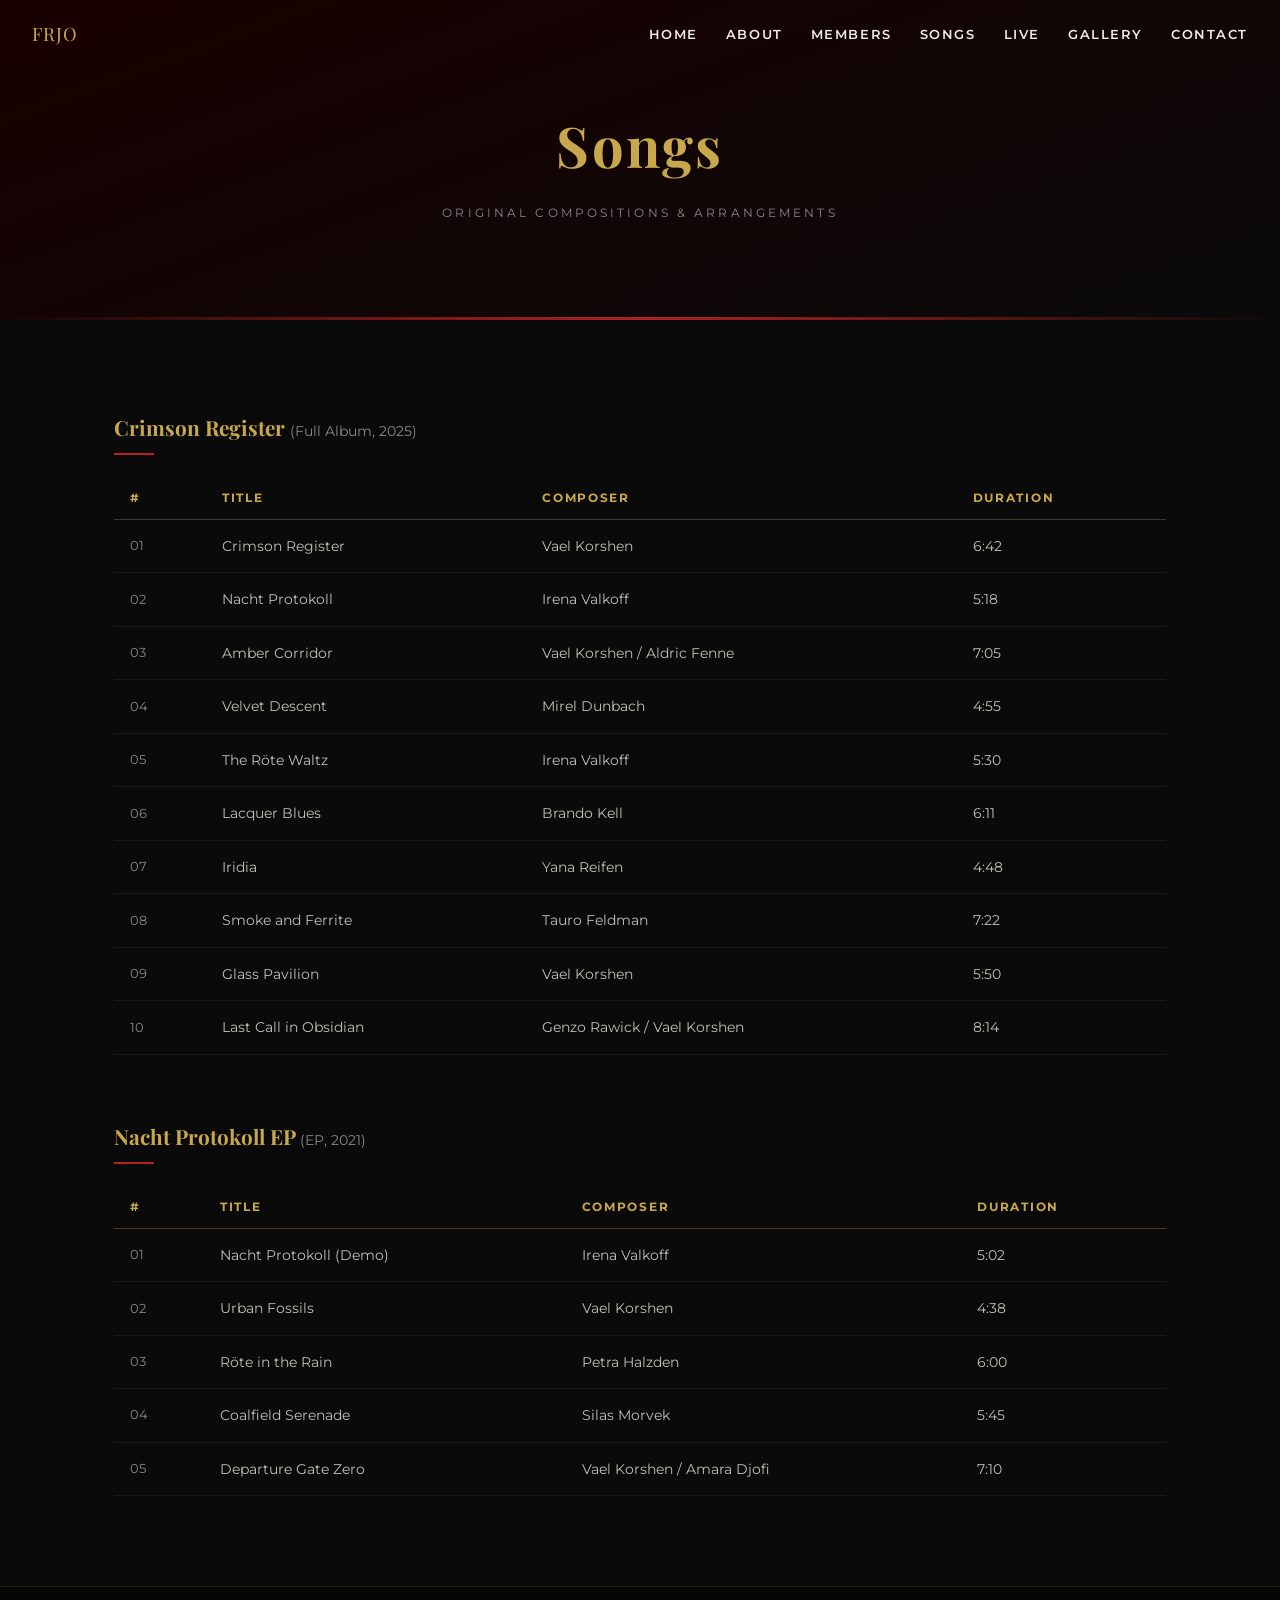
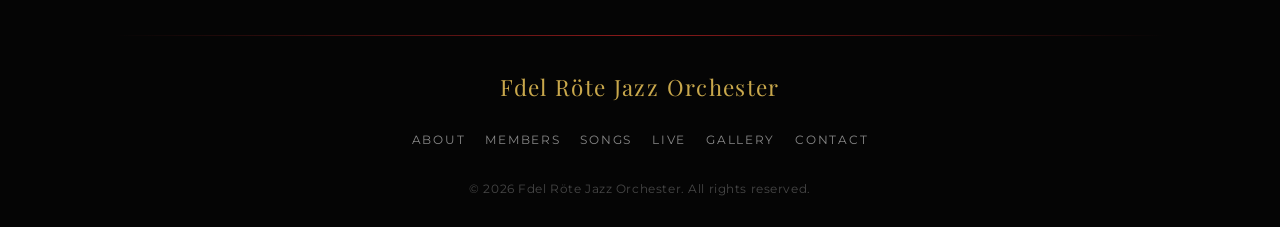
<file: songs.html>
﻿<!DOCTYPE html>
<html lang="ja">
<head>
  <meta charset="UTF-8">
  <meta name="viewport" content="width=device-width, initial-scale=1.0">
  <title>Songs — Fdel Röte Jazz Orchester</title>
  <link rel="icon" type="image/svg+xml" href="favicon.svg">
  <link rel="stylesheet" href="style.css">
</head>
<body>

  <nav id="navbar">
    <a class="nav-logo" href="index.html">FRJO</a>
    <button class="hamburger" id="hamburger" aria-label="メニュー" aria-expanded="false">
      <span></span><span></span><span></span>
    </button>
    <ul class="nav-links" id="nav-links">
      <li><a href="index.html">Home</a></li>
      <li><a href="about.html">About</a></li>
      <li><a href="members.html">Members</a></li>
      <li><a href="songs.html">Songs</a></li>
      <li><a href="live.html">Live</a></li>
      <li><a href="gallery.html">Gallery</a></li>
      <li><a href="contact.html">Contact</a></li>
    </ul>
  </nav>

  <div class="page-hero">
    <div>
      <h1 class="section-title" style="margin-bottom:0;">Songs</h1>
      <p>Original Compositions &amp; Arrangements</p>
    </div>
  </div>

  <section class="section">
    <div class="container">

      <!-- Album 1 -->
      <h2 style="font-size:1.3rem;margin-bottom:4px;" class="slide-up">
        Crimson Register <span class="text-gray" style="font-family:var(--font-sans);font-weight:400;font-size:.85rem;">(Full Album, 2025)</span>
      </h2>
      <div style="width:40px;height:2px;background:var(--crimson-lt);margin:8px 0 24px;"></div>

      <div class="slide-up" style="overflow-x:auto;">
        <table class="songs-table">
          <thead>
            <tr>
              <th>#</th>
              <th>Title</th>
              <th>Composer</th>
              <th>Duration</th>
            </tr>
          </thead>
          <tbody>
            <tr><td>01</td><td>Crimson Register</td><td>Vael Korshen</td><td>6:42</td></tr>
            <tr><td>02</td><td>Nacht Protokoll</td><td>Irena Valkoff</td><td>5:18</td></tr>
            <tr><td>03</td><td>Amber Corridor</td><td>Vael Korshen / Aldric Fenne</td><td>7:05</td></tr>
            <tr><td>04</td><td>Velvet Descent</td><td>Mirel Dunbach</td><td>4:55</td></tr>
            <tr><td>05</td><td>The Röte Waltz</td><td>Irena Valkoff</td><td>5:30</td></tr>
            <tr><td>06</td><td>Lacquer Blues</td><td>Brando Kell</td><td>6:11</td></tr>
            <tr><td>07</td><td>Iridia</td><td>Yana Reifen</td><td>4:48</td></tr>
            <tr><td>08</td><td>Smoke and Ferrite</td><td>Tauro Feldman</td><td>7:22</td></tr>
            <tr><td>09</td><td>Glass Pavilion</td><td>Vael Korshen</td><td>5:50</td></tr>
            <tr><td>10</td><td>Last Call in Obsidian</td><td>Genzo Rawick / Vael Korshen</td><td>8:14</td></tr>
          </tbody>
        </table>
      </div>

      <!-- Album 2 -->
      <h2 style="font-size:1.3rem;margin-bottom:4px;margin-top:64px;" class="slide-up">
        Nacht Protokoll EP <span class="text-gray" style="font-family:var(--font-sans);font-weight:400;font-size:.85rem;">(EP, 2021)</span>
      </h2>
      <div style="width:40px;height:2px;background:var(--crimson-lt);margin:8px 0 24px;"></div>

      <div class="slide-up" style="overflow-x:auto;">
        <table class="songs-table">
          <thead>
            <tr>
              <th>#</th>
              <th>Title</th>
              <th>Composer</th>
              <th>Duration</th>
            </tr>
          </thead>
          <tbody>
            <tr><td>01</td><td>Nacht Protokoll (Demo)</td><td>Irena Valkoff</td><td>5:02</td></tr>
            <tr><td>02</td><td>Urban Fossils</td><td>Vael Korshen</td><td>4:38</td></tr>
            <tr><td>03</td><td>Röte in the Rain</td><td>Petra Halzden</td><td>6:00</td></tr>
            <tr><td>04</td><td>Coalfield Serenade</td><td>Silas Morvek</td><td>5:45</td></tr>
            <tr><td>05</td><td>Departure Gate Zero</td><td>Vael Korshen / Amara Djofi</td><td>7:10</td></tr>
          </tbody>
        </table>
      </div>

    </div>
  </section>

  <footer>
    <div class="container">
      <div class="crimson-rule"></div>
      <div class="footer-logo">Fdel Röte Jazz Orchester</div>
      <ul class="footer-nav">
        <li><a href="about.html">About</a></li>
        <li><a href="members.html">Members</a></li>
        <li><a href="songs.html">Songs</a></li>
        <li><a href="live.html">Live</a></li>
        <li><a href="gallery.html">Gallery</a></li>
        <li><a href="contact.html">Contact</a></li>
      </ul>
      <p class="footer-copy">&copy; 2026 Fdel Röte Jazz Orchester. All rights reserved.</p>
    </div>
  </footer>

  <script src="script.js"></script>
</body>
</html>
</file>
<file: style.css>
/* =============================================
   Fdel Röte Jazz Orchester — style.css
   Design: Black × Gold × Crimson
============================================= */

@import url('https://fonts.googleapis.com/css2?family=Montserrat:wght@400;600;700&family=Playfair+Display:ital,wght@0,700;1,400&display=swap');

/* ---- Reset & Base ---- */
*, *::before, *::after { box-sizing: border-box; margin: 0; padding: 0; }

:root {
  --black:   #0a0a0a;
  --dark:    #141414;
  --gold:    #c9a84c;
  --gold-lt: #e8c96a;
  --crimson: #8b1a1a;
  --crimson-lt: #b22222;
  --white:   #f0ece4;
  --gray:    #888;
  --font-sans: 'Montserrat', sans-serif;
  --font-serif: 'Playfair Display', serif;
}

html { scroll-behavior: smooth; }

body {
  background: var(--black);
  color: var(--white);
  font-family: var(--font-sans);
  font-size: 15px;
  line-height: 1.7;
  overflow-x: hidden;
}

a { color: var(--gold); text-decoration: none; }
a:hover { color: var(--gold-lt); }

img { display: block; max-width: 100%; }

h1, h2, h3, h4 { font-family: var(--font-serif); color: var(--gold); }

/* ---- Utility ---- */
.container { max-width: 1100px; margin: 0 auto; padding: 0 24px; }

.section { padding: 90px 0; }

.section-title {
  font-size: clamp(1.8rem, 4vw, 2.8rem);
  text-align: center;
  margin-bottom: 12px;
  letter-spacing: .04em;
}

.section-title + .divider {
  width: 60px; height: 3px;
  background: var(--crimson-lt);
  margin: 0 auto 56px;
}

.gold-line {
  display: block;
  width: 40px; height: 2px;
  background: var(--gold);
  margin: 8px auto 0;
}

/* ---- Navigation ---- */
#navbar {
  position: fixed; top: 0; left: 0; width: 100%;
  z-index: 1000;
  padding: 18px 32px;
  display: flex; align-items: center; justify-content: space-between;
  transition: background .35s, padding .35s, backdrop-filter .35s;
}

#navbar.scrolled {
  background: rgba(10,10,10,.82);
  backdrop-filter: blur(10px);
  padding: 12px 32px;
  border-bottom: 1px solid rgba(201,168,76,.18);
}

.nav-logo {
  font-family: var(--font-serif);
  font-size: 1.15rem;
  color: var(--gold);
  letter-spacing: .06em;
  white-space: nowrap;
}

.nav-links { display: flex; gap: 28px; list-style: none; }

.nav-links a {
  color: var(--white);
  font-size: .82rem;
  font-weight: 600;
  letter-spacing: .12em;
  text-transform: uppercase;
  position: relative;
  transition: color .2s;
}

.nav-links a::after {
  content: '';
  position: absolute; bottom: -4px; left: 0;
  width: 0; height: 1px;
  background: var(--gold);
  transition: width .25s;
}

.nav-links a:hover { color: var(--gold); }
.nav-links a:hover::after { width: 100%; }

/* Hamburger */
.hamburger {
  display: none;
  flex-direction: column; gap: 5px;
  cursor: pointer; background: none; border: none;
  padding: 4px;
}

.hamburger span {
  display: block; width: 26px; height: 2px;
  background: var(--white);
  transition: transform .3s, opacity .3s;
}

.hamburger.open span:nth-child(1) { transform: translateY(7px) rotate(45deg); }
.hamburger.open span:nth-child(2) { opacity: 0; }
.hamburger.open span:nth-child(3) { transform: translateY(-7px) rotate(-45deg); }

/* Mobile nav */
@media (max-width: 768px) {
  .hamburger { display: flex; }

  .nav-links {
    position: fixed; top: 0; right: -100%;
    height: 100vh; width: 70%; max-width: 280px;
    flex-direction: column; gap: 0;
    background: rgba(10,10,10,.97);
    padding: 80px 32px 40px;
    transition: right .35s;
    border-left: 1px solid rgba(201,168,76,.2);
  }

  .nav-links.open { right: 0; }

  .nav-links li { border-bottom: 1px solid rgba(255,255,255,.07); }

  .nav-links a {
    display: block; padding: 14px 0;
    font-size: .9rem;
  }
}

/* ---- Hero ---- */
#hero {
  position: relative;
  height: 100vh; min-height: 560px;
  display: flex; align-items: center; justify-content: center;
  text-align: center;
  overflow: hidden;
}

.hero-bg {
  position: absolute; inset: 0;
  background: linear-gradient(160deg, #1a0000 0%, #0a0a0a 55%, #1a1200 100%);
}

.hero-bg::before {
  content: '';
  position: absolute; inset: 0;
  background:
    radial-gradient(ellipse 60% 60% at 20% 50%, rgba(139,26,26,.35) 0%, transparent 70%),
    radial-gradient(ellipse 50% 50% at 80% 50%, rgba(201,168,76,.12) 0%, transparent 70%);
}

/* Decorative lines */
.hero-bg::after {
  content: '';
  position: absolute; left: 0; bottom: 0;
  width: 100%; height: 4px;
  background: linear-gradient(90deg, transparent, var(--crimson-lt), transparent);
}

.hero-content {
  position: relative; z-index: 1;
  padding: 0 24px;
}

.hero-sub {
  font-size: .75rem;
  letter-spacing: .35em;
  text-transform: uppercase;
  color: var(--crimson-lt);
  margin-bottom: 18px;
  font-weight: 600;
}

.hero-title {
  font-size: clamp(2.4rem, 7vw, 5.5rem);
  line-height: 1.1;
  letter-spacing: .03em;
  margin-bottom: 8px;
}

.hero-title .accent { color: var(--crimson-lt); font-style: italic; }

.hero-tagline {
  font-family: var(--font-sans);
  font-size: clamp(.9rem, 2vw, 1.05rem);
  color: rgba(240,236,228,.6);
  letter-spacing: .15em;
  text-transform: uppercase;
  margin-top: 20px;
  margin-bottom: 40px;
}

.btn {
  display: inline-block;
  padding: 13px 36px;
  border: 1px solid var(--gold);
  color: var(--gold);
  font-size: .8rem;
  font-weight: 700;
  letter-spacing: .18em;
  text-transform: uppercase;
  transition: background .25s, color .25s;
}

.btn:hover {
  background: var(--gold);
  color: var(--black);
}

.btn-crimson {
  border-color: var(--crimson-lt);
  color: var(--crimson-lt);
}
.btn-crimson:hover {
  background: var(--crimson-lt);
  color: var(--white);
}

.scroll-hint {
  position: absolute; bottom: 32px; left: 50%;
  transform: translateX(-50%);
  font-size: .7rem; letter-spacing: .2em;
  color: var(--gray);
  text-transform: uppercase;
  display: flex; flex-direction: column; align-items: center; gap: 8px;
  animation: bounce 2s infinite;
}

.scroll-hint::after {
  content: '';
  display: block; width: 1px; height: 40px;
  background: linear-gradient(to bottom, var(--gray), transparent);
}

@keyframes bounce {
  0%, 100% { transform: translateX(-50%) translateY(0); }
  50%       { transform: translateX(-50%) translateY(6px); }
}

/* ---- About (index snippet) ---- */
.about-snippet {
  background: var(--dark);
  padding: 80px 0;
}

.about-snippet .container {
  display: grid;
  grid-template-columns: 1fr 1fr;
  gap: 60px;
  align-items: center;
}

.about-snippet .dummy-img {
  aspect-ratio: 4/3;
}

@media (max-width: 768px) {
  .about-snippet .container { grid-template-columns: 1fr; }
}

/* ---- Dummy image ---- */
.dummy-img {
  width: 100%;
  background: var(--dark);
  border: 1px solid rgba(201,168,76,.2);
  display: flex; align-items: center; justify-content: center;
  font-size: .75rem;
  letter-spacing: .1em;
  color: var(--gray);
  text-transform: uppercase;
  font-family: var(--font-sans);
  min-height: 160px;
  position: relative;
  overflow: hidden;
}

.dummy-img::before {
  content: '';
  position: absolute; left: 0; top: 0;
  width: 100%; height: 3px;
  background: var(--crimson);
}

/* ---- Cards (generic) ---- */
.card {
  background: var(--dark);
  border: 1px solid rgba(201,168,76,.25);
  border-top: 3px solid var(--crimson);
  padding: 28px 24px;
  transition: transform .25s, box-shadow .25s;
}

.card:hover {
  transform: translateY(-4px);
  box-shadow: 0 12px 40px rgba(139,26,26,.25);
}

.card h3 { font-size: 1.15rem; margin-bottom: 6px; }

.card .role {
  font-size: .72rem;
  letter-spacing: .18em;
  text-transform: uppercase;
  color: var(--crimson-lt);
  font-weight: 600;
  margin-bottom: 12px;
}

/* ---- Members page ---- */
.tab-bar {
  display: flex; gap: 8px; flex-wrap: wrap;
  justify-content: center;
  margin-bottom: 56px;
}

.tab-btn {
  padding: 9px 22px;
  border: 1px solid rgba(201,168,76,.35);
  background: transparent;
  color: var(--white);
  font-family: var(--font-sans);
  font-size: .75rem;
  font-weight: 600;
  letter-spacing: .15em;
  text-transform: uppercase;
  cursor: pointer;
  transition: background .2s, color .2s, border-color .2s;
}

.tab-btn:hover, .tab-btn.active {
  background: var(--gold);
  color: var(--black);
  border-color: var(--gold);
}

.members-section { margin-bottom: 72px; }

.members-section h2 {
  font-size: 1.4rem;
  letter-spacing: .1em;
  margin-bottom: 4px;
  padding-bottom: 10px;
  border-bottom: 1px solid rgba(201,168,76,.2);
  margin-bottom: 32px;
}

.members-grid {
  display: grid;
  grid-template-columns: repeat(auto-fill, minmax(240px, 1fr));
  gap: 28px;
}

/* Slide-in animation */
.slide-left  { opacity: 0; transform: translateX(-50px); transition: opacity .6s, transform .6s; }
.slide-right { opacity: 0; transform: translateX( 50px); transition: opacity .6s, transform .6s; }
.slide-up    { opacity: 0; transform: translateY( 40px); transition: opacity .6s, transform .6s; }

.slide-left.visible,
.slide-right.visible,
.slide-up.visible { opacity: 1; transform: none; }

/* ---- Songs ---- */
.songs-table {
  width: 100%;
  border-collapse: collapse;
}

.songs-table th {
  text-align: left;
  font-size: .72rem;
  letter-spacing: .15em;
  text-transform: uppercase;
  color: var(--gold);
  padding: 10px 16px;
  border-bottom: 1px solid rgba(201,168,76,.3);
}

.songs-table td {
  padding: 14px 16px;
  border-bottom: 1px solid rgba(255,255,255,.06);
  font-size: .9rem;
  color: rgba(240,236,228,.8);
}

.songs-table tr:hover td {
  background: rgba(201,168,76,.05);
  color: var(--white);
}

.songs-table td:first-child { color: var(--gray); font-size: .8rem; }

/* ---- Live ---- */
.live-list { list-style: none; display: flex; flex-direction: column; gap: 24px; }

.live-item {
  display: grid;
  grid-template-columns: 110px 1fr;
  gap: 24px;
  align-items: center;
  padding: 24px;
  border: 1px solid rgba(201,168,76,.18);
  border-left: 4px solid var(--crimson);
  background: var(--dark);
  transition: box-shadow .25s;
}

.live-item:hover { box-shadow: 0 6px 30px rgba(139,26,26,.2); }

.live-date {
  text-align: center;
  font-family: var(--font-serif);
  line-height: 1.2;
}

.live-date .month {
  font-size: .7rem;
  letter-spacing: .15em;
  text-transform: uppercase;
  color: var(--crimson-lt);
  font-family: var(--font-sans);
  font-weight: 600;
}

.live-date .day { font-size: 2.2rem; color: var(--gold); }

.live-info h3 { font-family: var(--font-sans); font-size: 1rem; font-weight: 700; color: var(--white); margin-bottom: 4px; }
.live-info p  { font-size: .82rem; color: var(--gray); }
.live-info .venue { color: var(--gold); font-size: .82rem; margin-top: 4px; }

@media (max-width: 480px) {
  .live-item { grid-template-columns: 80px 1fr; gap: 16px; padding: 16px; }
  .live-date .day { font-size: 1.7rem; }
}

/* ← この下に追加 */
.hidden-live {
  display: none;
}

/* ---- Gallery ---- */
.gallery-grid {
  display: grid;
  grid-template-columns: repeat(auto-fill, minmax(280px, 1fr));
  gap: 16px;
}

.gallery-item {
  position: relative;
  aspect-ratio: 4/3;
  overflow: hidden;
  cursor: pointer;
}

.gallery-item .dummy-img {
  height: 100%;
  aspect-ratio: unset;
  transition: transform .4s;
}

.gallery-item:hover .dummy-img { transform: scale(1.05); }

.gallery-overlay {
  position: absolute; inset: 0;
  background: rgba(10,10,10,.78);
  display: flex; flex-direction: column;
  align-items: center; justify-content: center;
  opacity: 0;
  transition: opacity .35s;
  border-top: 2px solid var(--gold);
}

.gallery-item:hover .gallery-overlay { opacity: 1; }

.gallery-overlay h3 { font-size: 1rem; color: var(--gold); text-align: center; margin-bottom: 4px; }
.gallery-overlay p  { font-size: .75rem; color: var(--gray); letter-spacing: .1em; }

/* ---- Contact ---- */
.contact-form {
  max-width: 640px;
  margin: 0 auto;
  display: flex; flex-direction: column; gap: 20px;
}

.form-group { display: flex; flex-direction: column; gap: 6px; }

.form-group label {
  font-size: .72rem;
  letter-spacing: .15em;
  text-transform: uppercase;
  color: var(--gold);
  font-weight: 600;
}

.form-group input,
.form-group textarea {
  background: var(--dark);
  border: 1px solid rgba(201,168,76,.3);
  border-radius: 0;
  color: var(--white);
  font-family: var(--font-sans);
  font-size: .9rem;
  padding: 12px 16px;
  outline: none;
  transition: border-color .2s;
}

.form-group input:focus,
.form-group textarea:focus { border-color: var(--gold); }

.form-group textarea { resize: vertical; min-height: 140px; }

.form-status {
  font-size: .85rem;
  text-align: center;
  padding: 10px;
  display: none;
}

.form-status.success { color: #6dbf6d; display: block; }
.form-status.error   { color: var(--crimson-lt); display: block; }

/* ---- About page ---- */
.about-content {
  display: grid;
  grid-template-columns: 1fr 1fr;
  gap: 60px;
  align-items: start;
}

.about-content p { color: rgba(240,236,228,.8); margin-bottom: 16px; line-height: 1.85; }

@media (max-width: 768px) {
  .about-content { grid-template-columns: 1fr; }
}

.about-highlights {
  list-style: none;
  margin-top: 24px;
  display: flex; flex-direction: column; gap: 12px;
}

.about-highlights li {
  padding: 12px 16px 12px 20px;
  border-left: 3px solid var(--crimson);
  background: rgba(255,255,255,.03);
  font-size: .88rem;
  color: rgba(240,236,228,.8);
}

/* ---- Footer ---- */
footer {
  background: #050505;
  border-top: 1px solid rgba(201,168,76,.15);
  padding: 48px 0 28px;
  text-align: center;
}

.footer-logo {
  font-family: var(--font-serif);
  font-size: 1.4rem;
  color: var(--gold);
  letter-spacing: .06em;
  margin-bottom: 20px;
}

.footer-nav {
  display: flex; flex-wrap: wrap; justify-content: center;
  gap: 20px; list-style: none;
  margin-bottom: 28px;
}

.footer-nav a {
  font-size: .72rem;
  letter-spacing: .15em;
  text-transform: uppercase;
  color: var(--gray);
  transition: color .2s;
}

.footer-nav a:hover { color: var(--gold); }

.footer-copy {
  font-size: .72rem;
  color: rgba(136,136,136,.5);
  letter-spacing: .05em;
}

.crimson-rule {
  width: 100%; height: 1px;
  background: linear-gradient(90deg, transparent, var(--crimson), transparent);
  margin: 0 0 32px;
}

/* ---- Page Hero (sub pages) ---- */
.page-hero {
  height: 320px;
  display: flex; align-items: center; justify-content: center;
  text-align: center;
  background: linear-gradient(160deg, #1a0000 0%, #0a0a0a 100%);
  position: relative;
  overflow: hidden;
  margin-top: 0;
}

.page-hero::after {
  content: '';
  position: absolute; bottom: 0; left: 0;
  width: 100%; height: 3px;
  background: linear-gradient(90deg, transparent, var(--crimson-lt), transparent);
}

.page-hero h1 { font-size: clamp(2rem, 5vw, 3.5rem); }

.page-hero p {
  font-size: .78rem;
  letter-spacing: .25em;
  text-transform: uppercase;
  color: var(--gray);
  margin-top: 10px;
}

/* ---- Misc ---- */
.text-gold    { color: var(--gold); }
.text-crimson { color: var(--crimson-lt); }
.text-gray    { color: var(--gray); }

.mt-8 { margin-top: 8px; }
.mt-16 { margin-top: 16px; }
.mt-32 { margin-top: 32px; }
</file>
